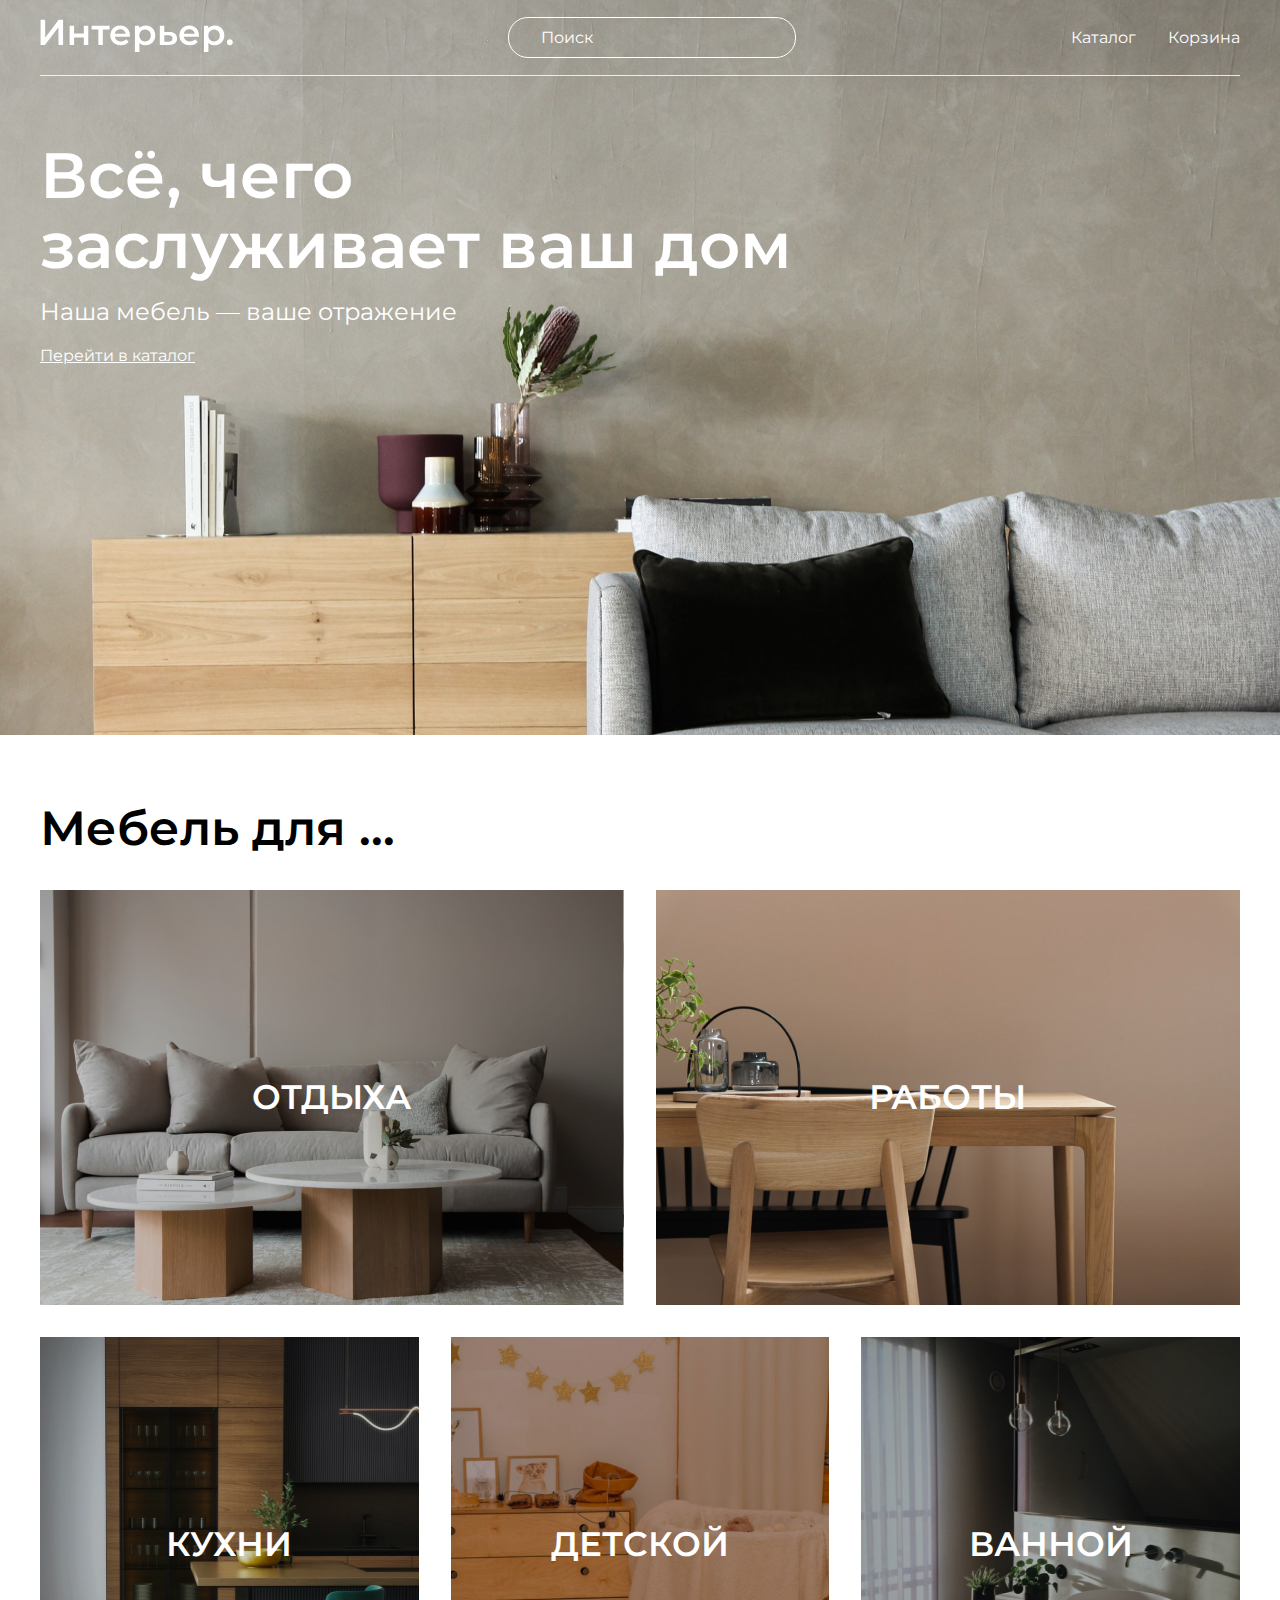
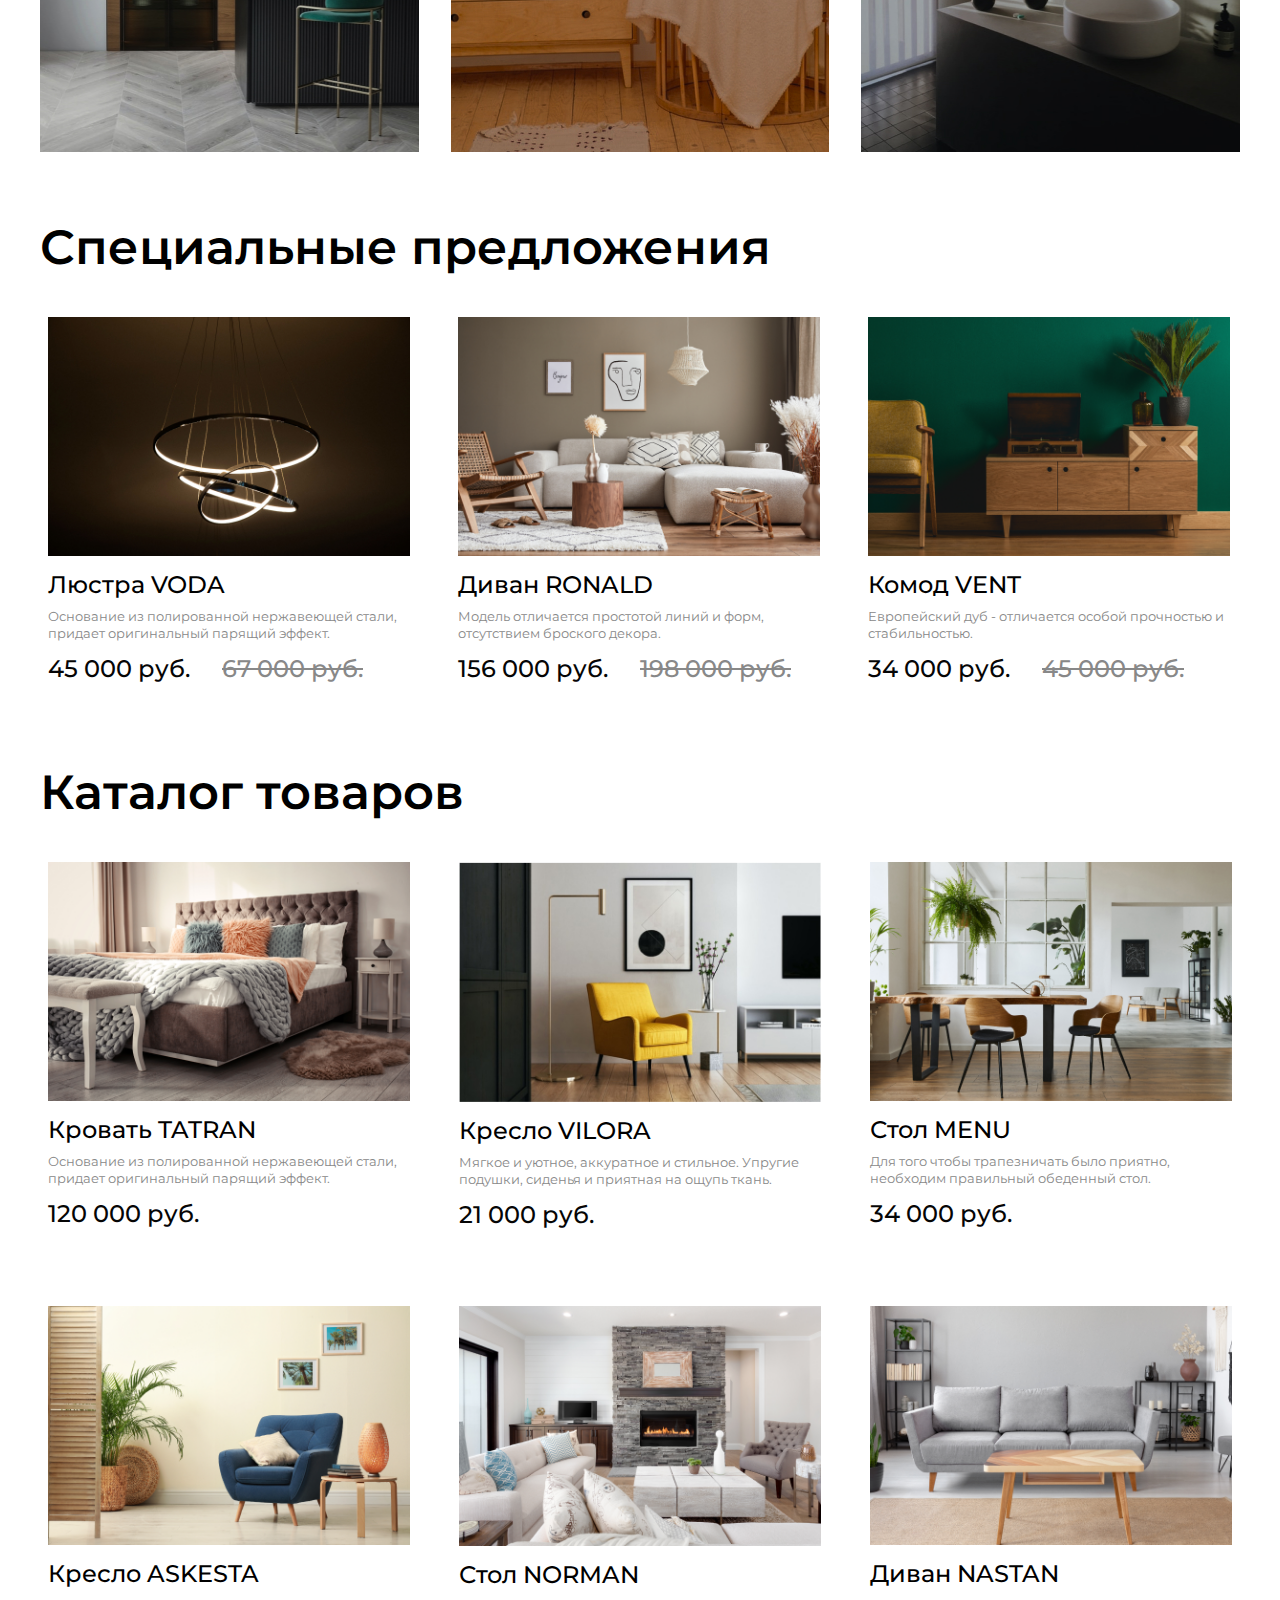
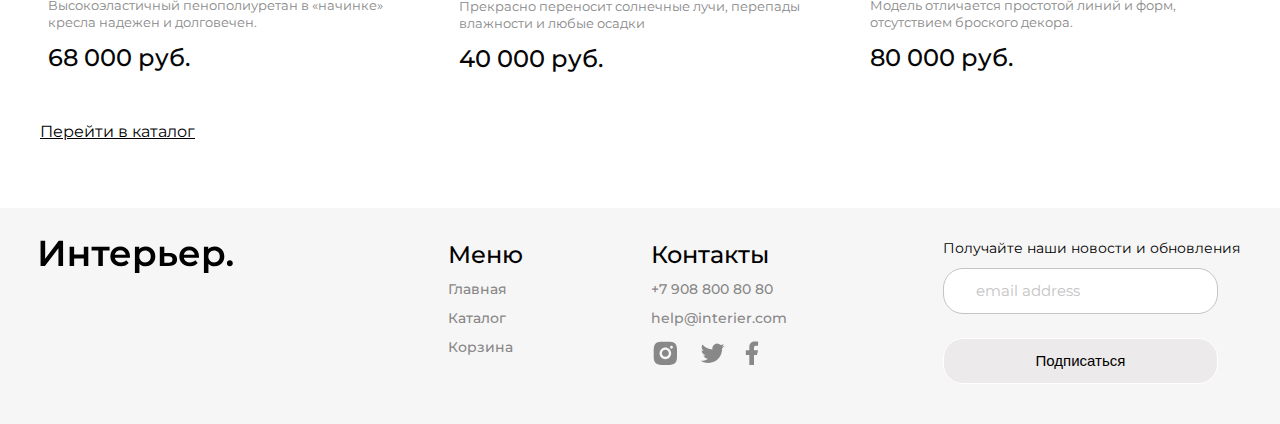
<file: index.html>
<!DOCTYPE html>
<html lang="en">
<head>
    <meta charset="UTF-8">
    <meta http-equiv="X-UA-Compatible" content="IE=edge">
    <meta name="viewport" content="width=device-width, initial-scale=1.0">
    <title>Главная страница</title>
    <link rel="preconnect" href="https://fonts.googleapis.com">
    <link rel="preconnect" href="https://fonts.gstatic.com" crossorigin>
    <link href="https://fonts.googleapis.com/css2?family=Montserrat:wght@400;500;600&display=swap" rel="stylesheet">
    <link rel="stylesheet" href="./style/style.css">
</head>


<body class="body__main">
    <div class="top center">
        <header class="header" > 
            <a class="logo" href="index.html"><img class="logo__img" src="img/logo.svg" alt="logo"></a>
            <input placeholder="Поиск" class="header__input" type="text">
             <nav class="menu">
                <a class="menu__link" href="catalog.html">Каталог</a>
                <a class="menu__link" href="cart.html">Корзина</a>
             </nav>
             <div class="menu__mob">
                <a href="#"><svg width="17" height="16" viewBox="0 0 17 16" fill="none" xmlns="http://www.w3.org/2000/svg">
                    <path d="M2.7515 1.99141C1.59282 3.14838 0.918906 4.70363 0.867092 6.34023C0.815278 7.97682 1.38946 9.57159 2.47264 10.7995C3.55581 12.0275 5.06645 12.7962 6.69672 12.9491C8.29727 13.0991 9.89485 12.6444 11.1757 11.6766L14.5069 15.0085L14.5069 15.0085C14.5897 15.0914 14.6881 15.1571 14.7963 15.2019C14.9046 15.2468 15.0206 15.2698 15.1377 15.2698C15.2549 15.2698 15.3709 15.2468 15.4791 15.2019C15.5873 15.1571 15.6857 15.0914 15.7685 15.0085C15.8514 14.9257 15.9171 14.8274 15.9619 14.7191C16.0068 14.6109 16.0298 14.4949 16.0298 14.3777C16.0298 14.2606 16.0068 14.1446 15.9619 14.0363C15.9171 13.9281 15.8514 13.8298 15.7685 13.7469L15.7685 13.7469L12.4368 10.416C13.4021 9.13496 13.8547 7.53846 13.7038 5.93943C13.5501 4.31054 12.7816 2.80139 11.5547 1.719C10.3277 0.636623 8.73451 0.0623154 7.09916 0.11292C5.46381 0.163525 3.90917 0.835233 2.7515 1.99141ZM2.7515 1.99141L2.82216 2.06217L2.7515 1.99141ZM10.5895 3.25366C11.0271 3.68416 11.3751 4.19703 11.6135 4.76269C11.8518 5.32835 11.9758 5.93561 11.9783 6.54944C11.9808 7.16327 11.8618 7.77152 11.628 8.3391C11.3943 8.90669 11.0505 9.42238 10.6164 9.85642C10.1824 10.2905 9.66668 10.6343 9.09909 10.868C8.53151 11.1018 7.92326 11.2208 7.30943 11.2183C6.6956 11.2158 6.08834 11.0918 5.52268 10.8535C4.95702 10.6151 4.44415 10.2671 4.01365 9.82954C3.15334 8.95509 2.67341 7.77613 2.6784 6.54944C2.6834 5.32275 3.17291 4.14773 4.04032 3.28033C4.90772 2.41292 6.08274 1.92341 7.30943 1.91841C8.53612 1.91342 9.71508 2.39335 10.5895 3.25366Z" fill="white" stroke="white" stroke-width="0.2"/>
                    </svg>
                    </a>
                <a href="catalog.html"><svg width="20" height="21" viewBox="0 0 20 21" fill="none" xmlns="http://www.w3.org/2000/svg">
                    <rect x="0.800537" y="0.900024" width="4.57143" height="4.57143" fill="white"/>
                    <rect x="0.800537" y="8.21436" width="4.57143" height="4.57143" fill="white"/>
                    <rect x="0.800537" y="15.5286" width="4.57143" height="4.57143" fill="white"/>
                    <rect x="8.11401" y="8.21436" width="4.57143" height="4.57143" fill="white"/>
                    <rect x="8.11401" y="15.5286" width="4.57143" height="4.57143" fill="white"/>
                    <rect x="8.11401" y="0.900024" width="4.57143" height="4.57143" fill="white"/>
                    <rect x="15.4285" y="8.21436" width="4.57143" height="4.57143" fill="white"/>
                    <rect x="15.4285" y="15.5286" width="4.57143" height="4.57143" fill="white"/>
                    <rect x="15.4285" y="0.900024" width="4.57143" height="4.57143" fill="white"/>
                    </svg>
                    </a>
                <a href="cart.html"><svg width="19" height="17" viewBox="0 0 19 17" fill="none" xmlns="http://www.w3.org/2000/svg">
                    <path d="M11.5834 16.8333C12.1359 16.8333 12.6658 16.6138 13.0566 16.2231C13.4473 15.8324 13.6667 15.3025 13.6667 14.75C13.6667 14.1974 13.4473 13.6675 13.0566 13.2768C12.6658 12.8861 12.1359 12.6666 11.5834 12.6666C11.0309 12.6666 10.501 12.8861 10.1103 13.2768C9.71957 13.6675 9.50008 14.1974 9.50008 14.75C9.50008 15.3025 9.71957 15.8324 10.1103 16.2231C10.501 16.6138 11.0309 16.8333 11.5834 16.8333ZM4.29174 16.8333C4.84428 16.8333 5.37418 16.6138 5.76488 16.2231C6.15558 15.8324 6.37508 15.3025 6.37508 14.75C6.37508 14.1974 6.15558 13.6675 5.76488 13.2768C5.37418 12.8861 4.84428 12.6666 4.29174 12.6666C3.73921 12.6666 3.20931 12.8861 2.81861 13.2768C2.4279 13.6675 2.20841 14.1974 2.20841 14.75C2.20841 15.3025 2.4279 15.8324 2.81861 16.2231C3.20931 16.6138 3.73921 16.8333 4.29174 16.8333ZM17.873 2.16975C18.133 2.16136 18.3796 2.05217 18.5606 1.86525C18.7416 1.67834 18.8428 1.42836 18.8428 1.16819C18.8428 0.908013 18.7416 0.658037 18.5606 0.471123C18.3796 0.28421 18.133 0.175013 17.873 0.166626H16.674C15.7345 0.166626 14.922 0.818709 14.7178 1.73538L13.4126 7.61246C13.2084 8.52912 12.3959 9.18121 11.4563 9.18121H3.63133L2.12924 3.17079H11.8636C12.1212 3.15904 12.3644 3.04844 12.5425 2.86199C12.7206 2.67555 12.82 2.42761 12.82 2.16975C12.82 1.91189 12.7206 1.66395 12.5425 1.47751C12.3644 1.29106 12.1212 1.18046 11.8636 1.16871H2.12924C1.82473 1.16862 1.5242 1.23796 1.25051 1.37145C0.976816 1.50495 0.737162 1.69909 0.549763 1.93911C0.362364 2.17913 0.232155 2.45872 0.169035 2.75662C0.105913 3.05452 0.111544 3.36289 0.185495 3.65829L1.68758 9.66662C1.79586 10.1002 2.046 10.485 2.39821 10.7601C2.75042 11.0351 3.18447 11.1844 3.63133 11.1843H11.4563C12.368 11.1845 13.2524 10.8736 13.9636 10.3032C14.6748 9.73275 15.1701 8.93681 15.3678 8.04683L16.674 2.16975H17.873Z" fill="white"/>
                    </svg>
                    </a>
             </div>
        </header>
        <section class="top__content">
        <h1 class="title">Всё, чего <br> заслуживает ваш дом</h1>
        <p class="top__text">Наша мебель — ваше отражение</p>
        <a href="catalog.html" class="link">Перейти в каталог</a>
        </section>  
    </div>


    <div class="for-box center">
        <h2 class="heading">Мебель для ...</h2>
            <div class="for">
                <div class="for__item for__item_1 for__item-big">ОТДЫХА</div>
                <div class="for__item for__item_2 for__item-big">РАБОТЫ</div>
                <div class="for__item for__item_3 ">КУХНИ</div>
                <div class="for__item for__item_4 ">ДЕТСКОЙ</div>
                <div class="for__item for__item_5 ">ВАННОЙ</div>
            </div>
    </div>

    <section class="product__section_sale center">
            <h2 class="heading">Специальные предложения</h2>
            <div class="product__box_sale">
                <div class="product">
                    <a  href="#"><img class="product__img" src="img/люстра_Voda.jpg" alt="Акция"></a>
                    <div class="product__icons_box">
                        <a class="product__icons_box-item product__icons_box-item_vector " href="#"><img src="./img/Vector.svg" alt="bay"></a>
                        <a class="product__icons_box-item product__icons_box-item_coolicon" href="#"><img src="./img/coolicon.svg" alt="fav"></a>
                    </div>
                    <a href="#" class="product__heading">Люстра VODA</a>
                    <p class="product__text">Основание из полированной нержавеющей стали, придает оригинальный парящий эффект.</p>
                    <div class="product__box-price">
                        <p class="product__price">45 000 руб.</p>
                        <p class="product__price product__price_sale">67 000 руб.</p>
                    </div>
                </div>
              <div class="product">
                <a  href="#"><img class="product__img" src="img/диван_Ronald.png" alt="Акция"></a> 
                <div class="product__icons_box">
                    <a class="product__icons_box-item product__icons_box-item_vector " href="#"><img src="./img/Vector.svg" alt="bay"></a>
                    <a class="product__icons_box-item product__icons_box-item_coolicon" href="#"><img src="./img/coolicon.svg" alt="fav"></a>
                </div>
                <a href="#" class="product__heading">Диван RONALD</a>
                <p class="product__text">Модель отличается простотой линий и форм, отсутствием броского декора.</p>
                <div class="product__box-price">
                    <p class="product__price">156 000 руб.</p>
                    <p class="product__price product__price_sale">198 000 руб.</p>
                </div>
              </div>
                <div class="product">
                    <a  href="#"><img class="product__img" src="img/комод_vent.png" alt="Акция"></a>
                    <div class="product__icons_box">
                        <a class="product__icons_box-item product__icons_box-item_vector " href="#"><img src="./img/Vector.svg" alt="bay"></a>
                        <a class="product__icons_box-item product__icons_box-item_coolicon" href="#"><img src="./img/coolicon.svg" alt="fav"></a>
                    </div>
                    <a href="#" class="product__heading">Комод VENT</a>
                    <p class="product__text">Европейский дуб - отличается особой прочностью и стабильностью.</p>
                    <div class="product__box-price">
                        <p class="product__price">34 000 руб.</p>
                        <p class="product__price product__price_sale">45 000 руб.</p>
                    </div>
                </div>
            </div>
        </section>

        <section class="product__mid center">
                <h2 class="heading__mid">Каталог товаров</h2>
                <div class="product__box_mid">
                    <div class="product">
                        <a  href="#"><img class="product__img" src="img/кровать_tartar.png" alt="Товар"></a>
                        <div class="product__icons_box">
                            <a class="product__icons_box-item product__icons_box-item_vector " href="#"><img src="./img/Vector.svg" alt="bay"></a>
                            <a class="product__icons_box-item product__icons_box-item_coolicon" href="#"><img src="./img/coolicon.svg" alt="fav"></a>
                        </div>
                        <a href="#" class="product__heading">Кровать TATRAN</a>
                        <p class="product__text">Основание из полированной нержавеющей стали, придает оригинальный парящий эффект.</p>
                        <div class="product__box-price">
                            <p class="product__price">120 000 руб.</p>
                        </div>
                    </div>
                    <div class="product">
                        <a  href="#"><img class="product__img" src="img/кресло_vilora.jpg" alt="Товар"></a>
                        <div class="product__icons_box">
                            <a class="product__icons_box-item product__icons_box-item_vector " href="#"><img src="./img/Vector.svg" alt="bay"></a>
                            <a class="product__icons_box-item product__icons_box-item_coolicon" href="#"><img src="./img/coolicon.svg" alt="fav"></a>
                        </div>
                        <a href="#" class="product__heading">Кресло VILORA</a>
                        <p class="product__text">Мягкое и уютное, аккуратное и стильное. Упругие подушки, сиденья и приятная на ощупь ткань.</p>
                        <div class="product__box-price">
                            <p class="product__price">21 000 руб.</p>
                        </div>
                    </div>
                   <div class="product">
                    <a  href="#"><img class="product__img" src="img/стол_menu.png" alt="Товар"></a>
                    <div class="product__icons_box">
                        <a class="product__icons_box-item product__icons_box-item_vector " href="#"><img src="./img/Vector.svg" alt="bay"></a>
                        <a class="product__icons_box-item product__icons_box-item_coolicon" href="#"><img src="./img/coolicon.svg" alt="fav"></a>
                    </div>
                    <a href="#" class="product__heading">Стол MENU</a>
                    <p class="product__text">Для того чтобы трапезничать было приятно, необходим правильный обеденный стол.</p>
                    <div class="product__box-price">
                        <p class="product__price">34 000 руб.</p>
                    </div>
                   </div>                   
                    <div class="product">
                        <a  href="#"><img class="product__img" src="img/кресло_askesta.png" alt="Товар"></a>
                        <div class="product__icons_box">
                            <a class="product__icons_box-item product__icons_box-item_vector " href="#"><img src="./img/Vector.svg" alt="bay"></a>
                            <a class="product__icons_box-item product__icons_box-item_coolicon" href="#"><img src="./img/coolicon.svg" alt="fav"></a>
                        </div>
                        <a href="#" class="product__heading">Кресло ASKESTA</a>
                        <p class="product__text">Высокоэластичный пенополиуретан в «начинке» кресла надежен и долговечен.</p>
                        <div class="product__box-price">
                            <p class="product__price">68 000 руб.</p>
                        </div>
                    </div>
                  <div class="product">
                    <a  href="#"><img class="product__img" src="img/стол_norman.png" alt="Товар"></a>
                    <div class="product__icons_box">
                        <a class="product__icons_box-item product__icons_box-item_vector " href="#"><img src="./img/Vector.svg" alt="bay"></a>
                        <a class="product__icons_box-item product__icons_box-item_coolicon" href="#"><img src="./img/coolicon.svg" alt="fav"></a>
                    </div>
                    <a href="#" class="product__heading">Стол NORMAN</a>
                    <p class="product__text">Прекрасно переносит солнечные лучи, перепады влажности и любые осадки</p>
                    <div class="product__box-price">
                        <p class="product__price">40 000 руб.</p>
                    </div>
                  </div>         
                    <div class="product">
                        <a  href="#"><img class="product__img" src="img/диван_nastan.png" alt="Товар"></a>
                        <div class="product__icons_box">
                            <a class="product__icons_box-item product__icons_box-item_vector " href="#"><img src="./img/Vector.svg" alt="bay"></a>
                            <a class="product__icons_box-item product__icons_box-item_coolicon" href="#"><img src="./img/coolicon.svg" alt="fav"></a>
                        </div>
                        <a href="#" class="product__heading">Диван NASTAN</a>
                        <p class="product__text">Модель отличается простотой линий и форм, отсутствием броского декора. </p>
                        <div class="product__box-price">
                            <p class="product__price">80 000 руб.</p>
                        </div>
                    </div>
                </div>
        </section> 
     <div class="box__bot_link center">
             <a href="catalog.html" class="bot__link">Перейти в каталог</a>
     </div>

     
    <footer class="footer center">
                <a class="footer__logo" href="index.html"><img src="img/footer__logo.svg" alt="logo"></a>
            <div class="footer__contact">
                <div class="footer__info">
                        <nav class="footer__menu">
                            <h4 class="footer__heading">Меню</h4>
                            <a class="footer__link" href="index.html">Главная</a> 
                            <a class="footer__link" href="catalog.html">Каталог</a> 
                            <a class="footer__link" href="cart.html">Корзина</a> 
                        </nav>
                    <div class="footer__item">
                        <h4 class="footer__heading">Контакты</h4> 
                        <a class="footer__link" href="tel:+7-908-800-80-80">+7 908 800 80 80</a>
                        <a class="footer__link" href="mailto:help@interier.com">help@interier.com</a>
                        <div class="footer__icons">
                            <a  href="#"><svg class="icons" width="29" height="29" viewBox="0 0 29 29" fill="none" xmlns="http://www.w3.org/2000/svg">
                                <path  d="M14.3594 2.63733C17.5292 2.63733 17.9247 2.649 19.1684 2.70733C20.4109 2.76566 21.2567 2.9605 22.001 3.24983C22.771 3.54616 23.4197 3.9475 24.0684 4.595C24.6616 5.17821 25.1207 5.88368 25.4135 6.66233C25.7017 7.4055 25.8977 8.2525 25.956 9.495C26.0109 10.7387 26.026 11.1342 26.026 14.304C26.026 17.4738 26.0144 17.8693 25.956 19.113C25.8977 20.3555 25.7017 21.2013 25.4135 21.9457C25.1215 22.7247 24.6624 23.4304 24.0684 24.013C23.485 24.606 22.7796 25.065 22.001 25.3582C21.2579 25.6463 20.4109 25.8423 19.1684 25.9007C17.9247 25.9555 17.5292 25.9707 14.3594 25.9707C11.1895 25.9707 10.794 25.959 9.55038 25.9007C8.30788 25.8423 7.46204 25.6463 6.71771 25.3582C5.93876 25.0659 5.23316 24.6068 4.65038 24.013C4.05702 23.4299 3.59796 22.7244 3.30521 21.9457C3.01588 21.2025 2.82104 20.3555 2.76271 19.113C2.70788 17.8693 2.69271 17.4738 2.69271 14.304C2.69271 11.1342 2.70438 10.7387 2.76271 9.495C2.82104 8.25133 3.01588 7.40666 3.30521 6.66233C3.59715 5.88321 4.05632 5.17754 4.65038 4.595C5.23333 4.00143 5.93888 3.54235 6.71771 3.24983C7.46204 2.9605 8.30671 2.76566 9.55038 2.70733C10.794 2.6525 11.1895 2.63733 14.3594 2.63733ZM14.3594 8.47066C12.8123 8.47066 11.3286 9.08524 10.2346 10.1792C9.14063 11.2732 8.52604 12.7569 8.52604 14.304C8.52604 15.8511 9.14063 17.3348 10.2346 18.4288C11.3286 19.5227 12.8123 20.1373 14.3594 20.1373C15.9065 20.1373 17.3902 19.5227 18.4842 18.4288C19.5781 17.3348 20.1927 15.8511 20.1927 14.304C20.1927 12.7569 19.5781 11.2732 18.4842 10.1792C17.3902 9.08524 15.9065 8.47066 14.3594 8.47066ZM21.9427 8.179C21.9427 7.79222 21.7891 7.42129 21.5156 7.1478C21.2421 6.87431 20.8712 6.72066 20.4844 6.72066C20.0976 6.72066 19.7267 6.87431 19.4532 7.1478C19.1797 7.42129 19.026 7.79222 19.026 8.179C19.026 8.56577 19.1797 8.9367 19.4532 9.21019C19.7267 9.48368 20.0976 9.63733 20.4844 9.63733C20.8712 9.63733 21.2421 9.48368 21.5156 9.21019C21.7891 8.9367 21.9427 8.56577 21.9427 8.179ZM14.3594 10.804C15.2876 10.804 16.1779 11.1727 16.8343 11.8291C17.4906 12.4855 17.8594 13.3757 17.8594 14.304C17.8594 15.2323 17.4906 16.1225 16.8343 16.7789C16.1779 17.4352 15.2876 17.804 14.3594 17.804C13.4311 17.804 12.5409 17.4352 11.8845 16.7789C11.2281 16.1225 10.8594 15.2323 10.8594 14.304C10.8594 13.3757 11.2281 12.4855 11.8845 11.8291C12.5409 11.1727 13.4311 10.804 14.3594 10.804Z" fill="#888888"/>
                                </svg>
                                </a> 
                            <a  href="#"><svg class="icons" width="25" height="20" viewBox="0 0 25 20" fill="none" xmlns="http://www.w3.org/2000/svg">
                                <path  d="M24.5117 2.86128C23.6211 3.25525 22.6765 3.514 21.7094 3.62894C22.7288 3.01928 23.4917 2.05979 23.8561 0.929276C22.8994 1.49861 21.8506 1.89761 20.7574 2.11344C20.0231 1.32779 19.0498 0.806733 17.9888 0.631292C16.9279 0.45585 15.8387 0.635849 14.8905 1.1433C13.9424 1.65076 13.1885 2.45724 12.746 3.43737C12.3035 4.4175 12.1973 5.51635 12.4437 6.56311C10.5037 6.46587 8.60579 5.96172 6.87324 5.08338C5.14068 4.20505 3.61222 2.97217 2.38707 1.46478C1.95341 2.20964 1.72551 3.05637 1.72673 3.91828C1.72673 5.60994 2.58773 7.10444 3.89673 7.97944C3.12208 7.95506 2.36447 7.74585 1.68707 7.36928V7.42994C1.6873 8.55659 2.07716 9.6485 2.79056 10.5205C3.50395 11.3925 4.49696 11.991 5.60123 12.2144C4.88212 12.4093 4.12809 12.438 3.39623 12.2984C3.70758 13.2682 4.31441 14.1163 5.13176 14.7241C5.94911 15.3318 6.93605 15.6687 7.9544 15.6876C6.94229 16.4825 5.78344 17.0701 4.54409 17.4168C3.30475 17.7635 2.00922 17.8626 0.731567 17.7083C2.96188 19.1426 5.55818 19.9041 8.2099 19.9016C17.1851 19.9016 22.0932 12.4664 22.0932 6.01828C22.0932 5.80828 22.0874 5.59594 22.0781 5.38828C23.0334 4.69781 23.8579 3.84247 24.5129 2.86244L24.5117 2.86128Z" fill="#888888"/>
                                </svg>
                                </a> 
                            <a  href="#"><svg class="icons" width="14" height="24" viewBox="0 0 14 24" fill="none" xmlns="http://www.w3.org/2000/svg">
                                <path  d="M8.9893 13.9838H11.906L13.0726 9.31714H8.9893V6.98381C8.9893 5.78214 8.9893 4.65047 11.3226 4.65047H13.0726V0.730472C12.6923 0.680305 11.2561 0.567139 9.73947 0.567139C6.57197 0.567139 4.32263 2.50031 4.32263 6.05047V9.31714H0.822632V13.9838H4.32263V23.9005H8.9893V13.9838Z" fill="#888888"/>
                                </svg></a> 
                        </div>
                    </div>
                </div>
                    <form class="form" action="#">
                            <p class="footer__form_text">Получайте наши новости и обновления</p>
                                <input placeholder="email address" class="form__footer_email" type="email">
                            <button type="submit" class="form__footer_button">Подписаться</button>               
                    </form> 
             </div>              
    </footer>
</body>
</html>
</file>
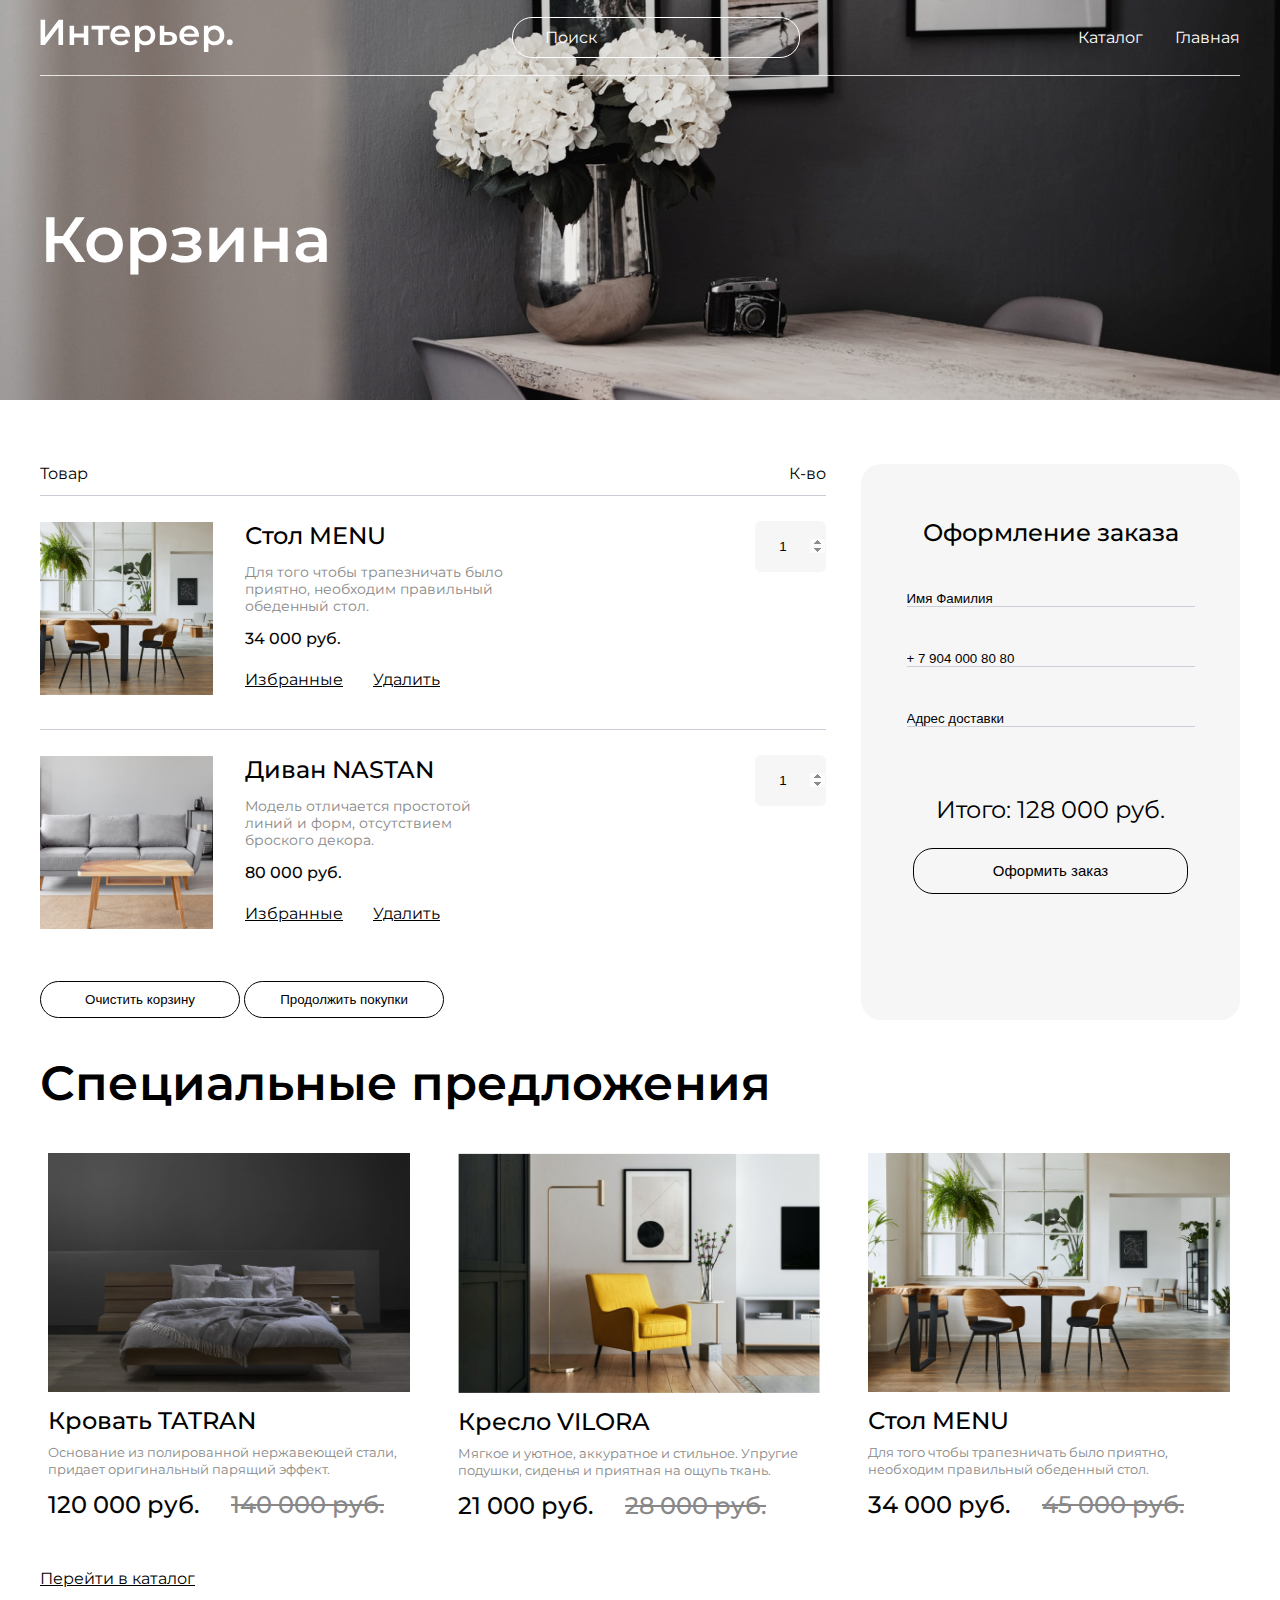
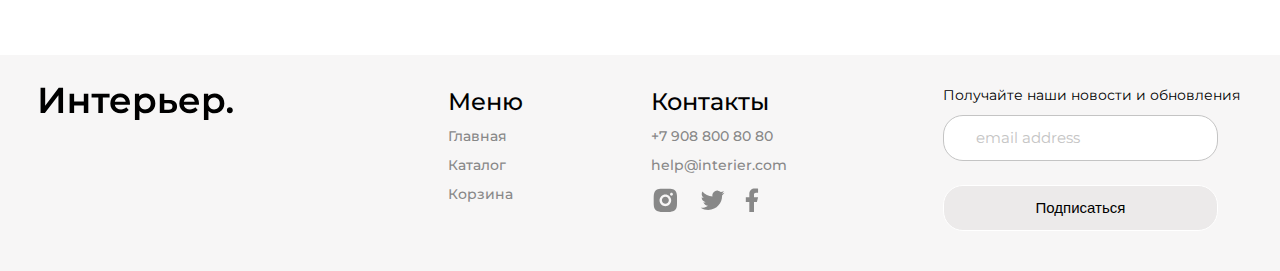
<file: cart.html>
<!DOCTYPE html>
<html lang="en">
<head>
    <meta charset="UTF-8">
    <meta http-equiv="X-UA-Compatible" content="IE=edge">
    <meta name="viewport" content="width=device-width, initial-scale=1.0">
    <title>Корзина</title>
    <link rel="preconnect" href="https://fonts.googleapis.com">
    <link rel="preconnect" href="https://fonts.gstatic.com" crossorigin>
    <link href="https://fonts.googleapis.com/css2?family=Montserrat:wght@400;500;600&display=swap" rel="stylesheet">
    <link rel="stylesheet" href="./style/style.css">
</head>


<body class="body__main">
    <div class="top-cart center">
        <header class="header" > 
            <a class="logo" href="index.html"><img class="logo__img" src="img/logo.svg" alt="logo"></a>
            <input placeholder="Поиск" class="header__input" type="text">
             <nav class="menu">
                <a class="menu__link" href="catalog.html">Каталог</a>
                <a class="menu__link" href="index.html">Главная</a>
             </nav>
             <div class="menu__mob">
                <a href="#"><svg width="17" height="16" viewBox="0 0 17 16" fill="none" xmlns="http://www.w3.org/2000/svg">
                    <path d="M2.7515 1.99141C1.59282 3.14838 0.918906 4.70363 0.867092 6.34023C0.815278 7.97682 1.38946 9.57159 2.47264 10.7995C3.55581 12.0275 5.06645 12.7962 6.69672 12.9491C8.29727 13.0991 9.89485 12.6444 11.1757 11.6766L14.5069 15.0085L14.5069 15.0085C14.5897 15.0914 14.6881 15.1571 14.7963 15.2019C14.9046 15.2468 15.0206 15.2698 15.1377 15.2698C15.2549 15.2698 15.3709 15.2468 15.4791 15.2019C15.5873 15.1571 15.6857 15.0914 15.7685 15.0085C15.8514 14.9257 15.9171 14.8274 15.9619 14.7191C16.0068 14.6109 16.0298 14.4949 16.0298 14.3777C16.0298 14.2606 16.0068 14.1446 15.9619 14.0363C15.9171 13.9281 15.8514 13.8298 15.7685 13.7469L15.7685 13.7469L12.4368 10.416C13.4021 9.13496 13.8547 7.53846 13.7038 5.93943C13.5501 4.31054 12.7816 2.80139 11.5547 1.719C10.3277 0.636623 8.73451 0.0623154 7.09916 0.11292C5.46381 0.163525 3.90917 0.835233 2.7515 1.99141ZM2.7515 1.99141L2.82216 2.06217L2.7515 1.99141ZM10.5895 3.25366C11.0271 3.68416 11.3751 4.19703 11.6135 4.76269C11.8518 5.32835 11.9758 5.93561 11.9783 6.54944C11.9808 7.16327 11.8618 7.77152 11.628 8.3391C11.3943 8.90669 11.0505 9.42238 10.6164 9.85642C10.1824 10.2905 9.66668 10.6343 9.09909 10.868C8.53151 11.1018 7.92326 11.2208 7.30943 11.2183C6.6956 11.2158 6.08834 11.0918 5.52268 10.8535C4.95702 10.6151 4.44415 10.2671 4.01365 9.82954C3.15334 8.95509 2.67341 7.77613 2.6784 6.54944C2.6834 5.32275 3.17291 4.14773 4.04032 3.28033C4.90772 2.41292 6.08274 1.92341 7.30943 1.91841C8.53612 1.91342 9.71508 2.39335 10.5895 3.25366Z" fill="white" stroke="white" stroke-width="0.2"/>
                    </svg>
                    </a>
                <a href="catalog.html"><svg width="20" height="21" viewBox="0 0 20 21" fill="none" xmlns="http://www.w3.org/2000/svg">
                    <rect x="0.800537" y="0.900024" width="4.57143" height="4.57143" fill="white"/>
                    <rect x="0.800537" y="8.21436" width="4.57143" height="4.57143" fill="white"/>
                    <rect x="0.800537" y="15.5286" width="4.57143" height="4.57143" fill="white"/>
                    <rect x="8.11401" y="8.21436" width="4.57143" height="4.57143" fill="white"/>
                    <rect x="8.11401" y="15.5286" width="4.57143" height="4.57143" fill="white"/>
                    <rect x="8.11401" y="0.900024" width="4.57143" height="4.57143" fill="white"/>
                    <rect x="15.4285" y="8.21436" width="4.57143" height="4.57143" fill="white"/>
                    <rect x="15.4285" y="15.5286" width="4.57143" height="4.57143" fill="white"/>
                    <rect x="15.4285" y="0.900024" width="4.57143" height="4.57143" fill="white"/>
                    </svg>
                    </a>
                <a href="cart.html"><svg width="19" height="17" viewBox="0 0 19 17" fill="none" xmlns="http://www.w3.org/2000/svg">
                    <path d="M11.5834 16.8333C12.1359 16.8333 12.6658 16.6138 13.0566 16.2231C13.4473 15.8324 13.6667 15.3025 13.6667 14.75C13.6667 14.1974 13.4473 13.6675 13.0566 13.2768C12.6658 12.8861 12.1359 12.6666 11.5834 12.6666C11.0309 12.6666 10.501 12.8861 10.1103 13.2768C9.71957 13.6675 9.50008 14.1974 9.50008 14.75C9.50008 15.3025 9.71957 15.8324 10.1103 16.2231C10.501 16.6138 11.0309 16.8333 11.5834 16.8333ZM4.29174 16.8333C4.84428 16.8333 5.37418 16.6138 5.76488 16.2231C6.15558 15.8324 6.37508 15.3025 6.37508 14.75C6.37508 14.1974 6.15558 13.6675 5.76488 13.2768C5.37418 12.8861 4.84428 12.6666 4.29174 12.6666C3.73921 12.6666 3.20931 12.8861 2.81861 13.2768C2.4279 13.6675 2.20841 14.1974 2.20841 14.75C2.20841 15.3025 2.4279 15.8324 2.81861 16.2231C3.20931 16.6138 3.73921 16.8333 4.29174 16.8333ZM17.873 2.16975C18.133 2.16136 18.3796 2.05217 18.5606 1.86525C18.7416 1.67834 18.8428 1.42836 18.8428 1.16819C18.8428 0.908013 18.7416 0.658037 18.5606 0.471123C18.3796 0.28421 18.133 0.175013 17.873 0.166626H16.674C15.7345 0.166626 14.922 0.818709 14.7178 1.73538L13.4126 7.61246C13.2084 8.52912 12.3959 9.18121 11.4563 9.18121H3.63133L2.12924 3.17079H11.8636C12.1212 3.15904 12.3644 3.04844 12.5425 2.86199C12.7206 2.67555 12.82 2.42761 12.82 2.16975C12.82 1.91189 12.7206 1.66395 12.5425 1.47751C12.3644 1.29106 12.1212 1.18046 11.8636 1.16871H2.12924C1.82473 1.16862 1.5242 1.23796 1.25051 1.37145C0.976816 1.50495 0.737162 1.69909 0.549763 1.93911C0.362364 2.17913 0.232155 2.45872 0.169035 2.75662C0.105913 3.05452 0.111544 3.36289 0.185495 3.65829L1.68758 9.66662C1.79586 10.1002 2.046 10.485 2.39821 10.7601C2.75042 11.0351 3.18447 11.1844 3.63133 11.1843H11.4563C12.368 11.1845 13.2524 10.8736 13.9636 10.3032C14.6748 9.73275 15.1701 8.93681 15.3678 8.04683L16.674 2.16975H17.873Z" fill="white"/>
                    </svg>
                    </a>
             </div>
        </header>
        <h1 class="title-cart">Корзина</h1>
    </div>

    
    <div class="cart center">
        <div class="cart_content">
            <div class="cart_name_box">
                <p class="cart_name_text">Товар</p>
                <p class="cart_name_text">К-во</p>
            </div>
            <div class="cart_item">
                <div class="cart_left">
                    <img class="cart_img" src="img/cart-1.jpg" alt="Стол MENU">
                    <div class="cart_info">
                        <a href="#" class="product__heading_cart ">Стол MENU</a>
                        <p class="product__text_cart">Для того чтобы трапезничать было приятно, необходим правильный обеденный стол.</p>
                        <div class="product__box-price">
                            <p class="cart__product_price">34 000 руб.</p>
                        </div>
                        <div class="cart_link_box">
                            <a class="cart_link" href="#">Избранные</a>
                            <a class="cart_link" href="#">Удалить</a>
                        </div>
                    </div>
                </div>
                <input class="cart_number" type="number" value="1" min="1">
            </div>
            <div class="cart_item">
                <div class="cart_left">
                    <img class="cart_img" src="img/cart-2.jpg" alt="Диван NASTAN">
                    <div class="cart_info">
                        <a href="#" class="product__heading_cart">Диван NASTAN</a>
                        <p class="product__text_cart">Модель отличается простотой линий и форм, отсутствием броского декора. </p>
                        <div class="product__box-price">
                            <p class="cart__product_price">80 000 руб.</p>
                        </div>
                        <div class="cart_link_box">
                            <a class="cart_link"  href="#">Избранные</a>
                            <a class="cart_link"  href="#">Удалить</a>
                        </div>
                    </div>
                </div>
                <input class="cart_number" type="number" value="1" min="1">
            </div>
            <div class="cart_buttom_box">
                <button class="cart_buttom">Очистить корзину</button>
                <button class="cart_buttom">Продолжить покупки</button>
            </div>
            
        </div>
        <div class="cart_form">
                <h3 class="product__heading">Оформление заказа</h3>
            <div class="cart_form_box">
                <input class="cart_form_data" type="text" placeholder="Имя Фамилия" >
                <input class="cart_form_data" type="text" placeholder="+ 7 904 000 80 80">
                <input class="cart_form_data" type="text" placeholder="Адрес доставки">
            </div>
                <p class="cart_total_price">Итого: 128 000 руб.</p>
                <button class="cart_form_bay" type="submit">Оформить заказ</button>
        </div>


    </div>
        <section class="product__section_sale center">
            <h2 class="heading">Специальные предложения</h2>
            <div class="product__box_sale">
                <div class="product">
                    <a  href="#"><img class="product__img" src="img/кровать_tartar_1.jpg" alt="Товар"></a>
                    <div class="product__icons_box">
                        <a class="product__icons_box-item product__icons_box-item_vector " href="#"><img src="./img/Vector.svg" alt="bay"></a>
                        <a class="product__icons_box-item product__icons_box-item_coolicon" href="#"><img src="./img/coolicon.svg" alt="fav"></a>
                    </div>
                    <a href="#" class="product__heading">Кровать TATRAN</a>
                    <p class="product__text">Основание из полированной нержавеющей стали, придает оригинальный парящий эффект.</p>
                    <div class="product__box-price">
                        <p class="product__price">120 000 руб.</p>
                        <p class="product__price product__price_sale">140 000 руб.</p>
                    </div>
                </div>
              <div class="product">
                <a  href="#"><img class="product__img" src="img/кресло_vilora.jpg" alt="Товар"></a>
                <div class="product__icons_box">
                    <a class="product__icons_box-item product__icons_box-item_vector " href="#"><img src="./img/Vector.svg" alt="bay"></a>
                    <a class="product__icons_box-item product__icons_box-item_coolicon" href="#"><img src="./img/coolicon.svg" alt="fav"></a>
                </div>
                <a href="#" class="product__heading">Кресло VILORA</a>
                <p class="product__text">Мягкое и уютное, аккуратное и стильное. Упругие подушки, сиденья и приятная на ощупь ткань.</p>
                <div class="product__box-price">
                    <p class="product__price">21 000 руб.</p>
                    <p class="product__price product__price_sale">28 000 руб.</p>
                </div>
              </div>
                <div class="product">
                    <a  href="#"><img class="product__img" src="img/стол_menu.png" alt="Товар"></a>
                    <div class="product__icons_box">
                        <a class="product__icons_box-item product__icons_box-item_vector " href="#"><img src="./img/Vector.svg" alt="bay"></a>
                        <a class="product__icons_box-item product__icons_box-item_coolicon" href="#"><img src="./img/coolicon.svg" alt="fav"></a>
                    </div>
                    <a href="#" class="product__heading">Стол MENU</a>
                    <p class="product__text">Для того чтобы трапезничать было приятно, необходим правильный обеденный стол.</p>
                    <div class="product__box-price">
                        <p class="product__price">34 000 руб.</p>
                        <p class="product__price product__price_sale">45 000 руб.</p>
                    </div>
                </div>
            </div>
        </section> 
     <div class="box__bot_link center">
             <a href="catalog.html" class="bot__link">Перейти в каталог</a>
     </div>


     <footer class="footer center">
        <a class="footer__logo" href="index.html"><img src="img/footer__logo.svg" alt="logo"></a>
    <div class="footer__contact">
        <div class="footer__info">
                <nav class="footer__menu">
                    <h4 class="footer__heading">Меню</h4>
                    <a class="footer__link" href="index.html">Главная</a> 
                    <a class="footer__link" href="catalog.html">Каталог</a> 
                    <a class="footer__link" href="cart.html">Корзина</a> 
                </nav>
            <div class="footer__item">
                <h4 class="footer__heading">Контакты</h4> 
                <a class="footer__link" href="tel:+7-908-800-80-80">+7 908 800 80 80</a>
                <a class="footer__link" href="mailto:help@interier.com">help@interier.com</a>
                <div class="footer__icons">
                    <a  href="#"><svg class="icons" width="29" height="29" viewBox="0 0 29 29" fill="none" xmlns="http://www.w3.org/2000/svg">
                        <path  d="M14.3594 2.63733C17.5292 2.63733 17.9247 2.649 19.1684 2.70733C20.4109 2.76566 21.2567 2.9605 22.001 3.24983C22.771 3.54616 23.4197 3.9475 24.0684 4.595C24.6616 5.17821 25.1207 5.88368 25.4135 6.66233C25.7017 7.4055 25.8977 8.2525 25.956 9.495C26.0109 10.7387 26.026 11.1342 26.026 14.304C26.026 17.4738 26.0144 17.8693 25.956 19.113C25.8977 20.3555 25.7017 21.2013 25.4135 21.9457C25.1215 22.7247 24.6624 23.4304 24.0684 24.013C23.485 24.606 22.7796 25.065 22.001 25.3582C21.2579 25.6463 20.4109 25.8423 19.1684 25.9007C17.9247 25.9555 17.5292 25.9707 14.3594 25.9707C11.1895 25.9707 10.794 25.959 9.55038 25.9007C8.30788 25.8423 7.46204 25.6463 6.71771 25.3582C5.93876 25.0659 5.23316 24.6068 4.65038 24.013C4.05702 23.4299 3.59796 22.7244 3.30521 21.9457C3.01588 21.2025 2.82104 20.3555 2.76271 19.113C2.70788 17.8693 2.69271 17.4738 2.69271 14.304C2.69271 11.1342 2.70438 10.7387 2.76271 9.495C2.82104 8.25133 3.01588 7.40666 3.30521 6.66233C3.59715 5.88321 4.05632 5.17754 4.65038 4.595C5.23333 4.00143 5.93888 3.54235 6.71771 3.24983C7.46204 2.9605 8.30671 2.76566 9.55038 2.70733C10.794 2.6525 11.1895 2.63733 14.3594 2.63733ZM14.3594 8.47066C12.8123 8.47066 11.3286 9.08524 10.2346 10.1792C9.14063 11.2732 8.52604 12.7569 8.52604 14.304C8.52604 15.8511 9.14063 17.3348 10.2346 18.4288C11.3286 19.5227 12.8123 20.1373 14.3594 20.1373C15.9065 20.1373 17.3902 19.5227 18.4842 18.4288C19.5781 17.3348 20.1927 15.8511 20.1927 14.304C20.1927 12.7569 19.5781 11.2732 18.4842 10.1792C17.3902 9.08524 15.9065 8.47066 14.3594 8.47066ZM21.9427 8.179C21.9427 7.79222 21.7891 7.42129 21.5156 7.1478C21.2421 6.87431 20.8712 6.72066 20.4844 6.72066C20.0976 6.72066 19.7267 6.87431 19.4532 7.1478C19.1797 7.42129 19.026 7.79222 19.026 8.179C19.026 8.56577 19.1797 8.9367 19.4532 9.21019C19.7267 9.48368 20.0976 9.63733 20.4844 9.63733C20.8712 9.63733 21.2421 9.48368 21.5156 9.21019C21.7891 8.9367 21.9427 8.56577 21.9427 8.179ZM14.3594 10.804C15.2876 10.804 16.1779 11.1727 16.8343 11.8291C17.4906 12.4855 17.8594 13.3757 17.8594 14.304C17.8594 15.2323 17.4906 16.1225 16.8343 16.7789C16.1779 17.4352 15.2876 17.804 14.3594 17.804C13.4311 17.804 12.5409 17.4352 11.8845 16.7789C11.2281 16.1225 10.8594 15.2323 10.8594 14.304C10.8594 13.3757 11.2281 12.4855 11.8845 11.8291C12.5409 11.1727 13.4311 10.804 14.3594 10.804Z" fill="#888888"/>
                        </svg>
                        </a> 
                    <a  href="#"><svg class="icons" width="25" height="20" viewBox="0 0 25 20" fill="none" xmlns="http://www.w3.org/2000/svg">
                        <path  d="M24.5117 2.86128C23.6211 3.25525 22.6765 3.514 21.7094 3.62894C22.7288 3.01928 23.4917 2.05979 23.8561 0.929276C22.8994 1.49861 21.8506 1.89761 20.7574 2.11344C20.0231 1.32779 19.0498 0.806733 17.9888 0.631292C16.9279 0.45585 15.8387 0.635849 14.8905 1.1433C13.9424 1.65076 13.1885 2.45724 12.746 3.43737C12.3035 4.4175 12.1973 5.51635 12.4437 6.56311C10.5037 6.46587 8.60579 5.96172 6.87324 5.08338C5.14068 4.20505 3.61222 2.97217 2.38707 1.46478C1.95341 2.20964 1.72551 3.05637 1.72673 3.91828C1.72673 5.60994 2.58773 7.10444 3.89673 7.97944C3.12208 7.95506 2.36447 7.74585 1.68707 7.36928V7.42994C1.6873 8.55659 2.07716 9.6485 2.79056 10.5205C3.50395 11.3925 4.49696 11.991 5.60123 12.2144C4.88212 12.4093 4.12809 12.438 3.39623 12.2984C3.70758 13.2682 4.31441 14.1163 5.13176 14.7241C5.94911 15.3318 6.93605 15.6687 7.9544 15.6876C6.94229 16.4825 5.78344 17.0701 4.54409 17.4168C3.30475 17.7635 2.00922 17.8626 0.731567 17.7083C2.96188 19.1426 5.55818 19.9041 8.2099 19.9016C17.1851 19.9016 22.0932 12.4664 22.0932 6.01828C22.0932 5.80828 22.0874 5.59594 22.0781 5.38828C23.0334 4.69781 23.8579 3.84247 24.5129 2.86244L24.5117 2.86128Z" fill="#888888"/>
                        </svg>
                        </a> 
                    <a  href="#"><svg class="icons" width="14" height="24" viewBox="0 0 14 24" fill="none" xmlns="http://www.w3.org/2000/svg">
                        <path  d="M8.9893 13.9838H11.906L13.0726 9.31714H8.9893V6.98381C8.9893 5.78214 8.9893 4.65047 11.3226 4.65047H13.0726V0.730472C12.6923 0.680305 11.2561 0.567139 9.73947 0.567139C6.57197 0.567139 4.32263 2.50031 4.32263 6.05047V9.31714H0.822632V13.9838H4.32263V23.9005H8.9893V13.9838Z" fill="#888888"/>
                        </svg></a> 
                </div>
            </div>
        </div>
            <form class="form" action="#">
                    <p class="footer__form_text">Получайте наши новости и обновления</p>
                        <input placeholder="email address" class="form__footer_email" type="email">
                    <button type="submit" class="form__footer_button">Подписаться</button>               
            </form> 
     </div>              
</footer>
</body>
</html>
</file>
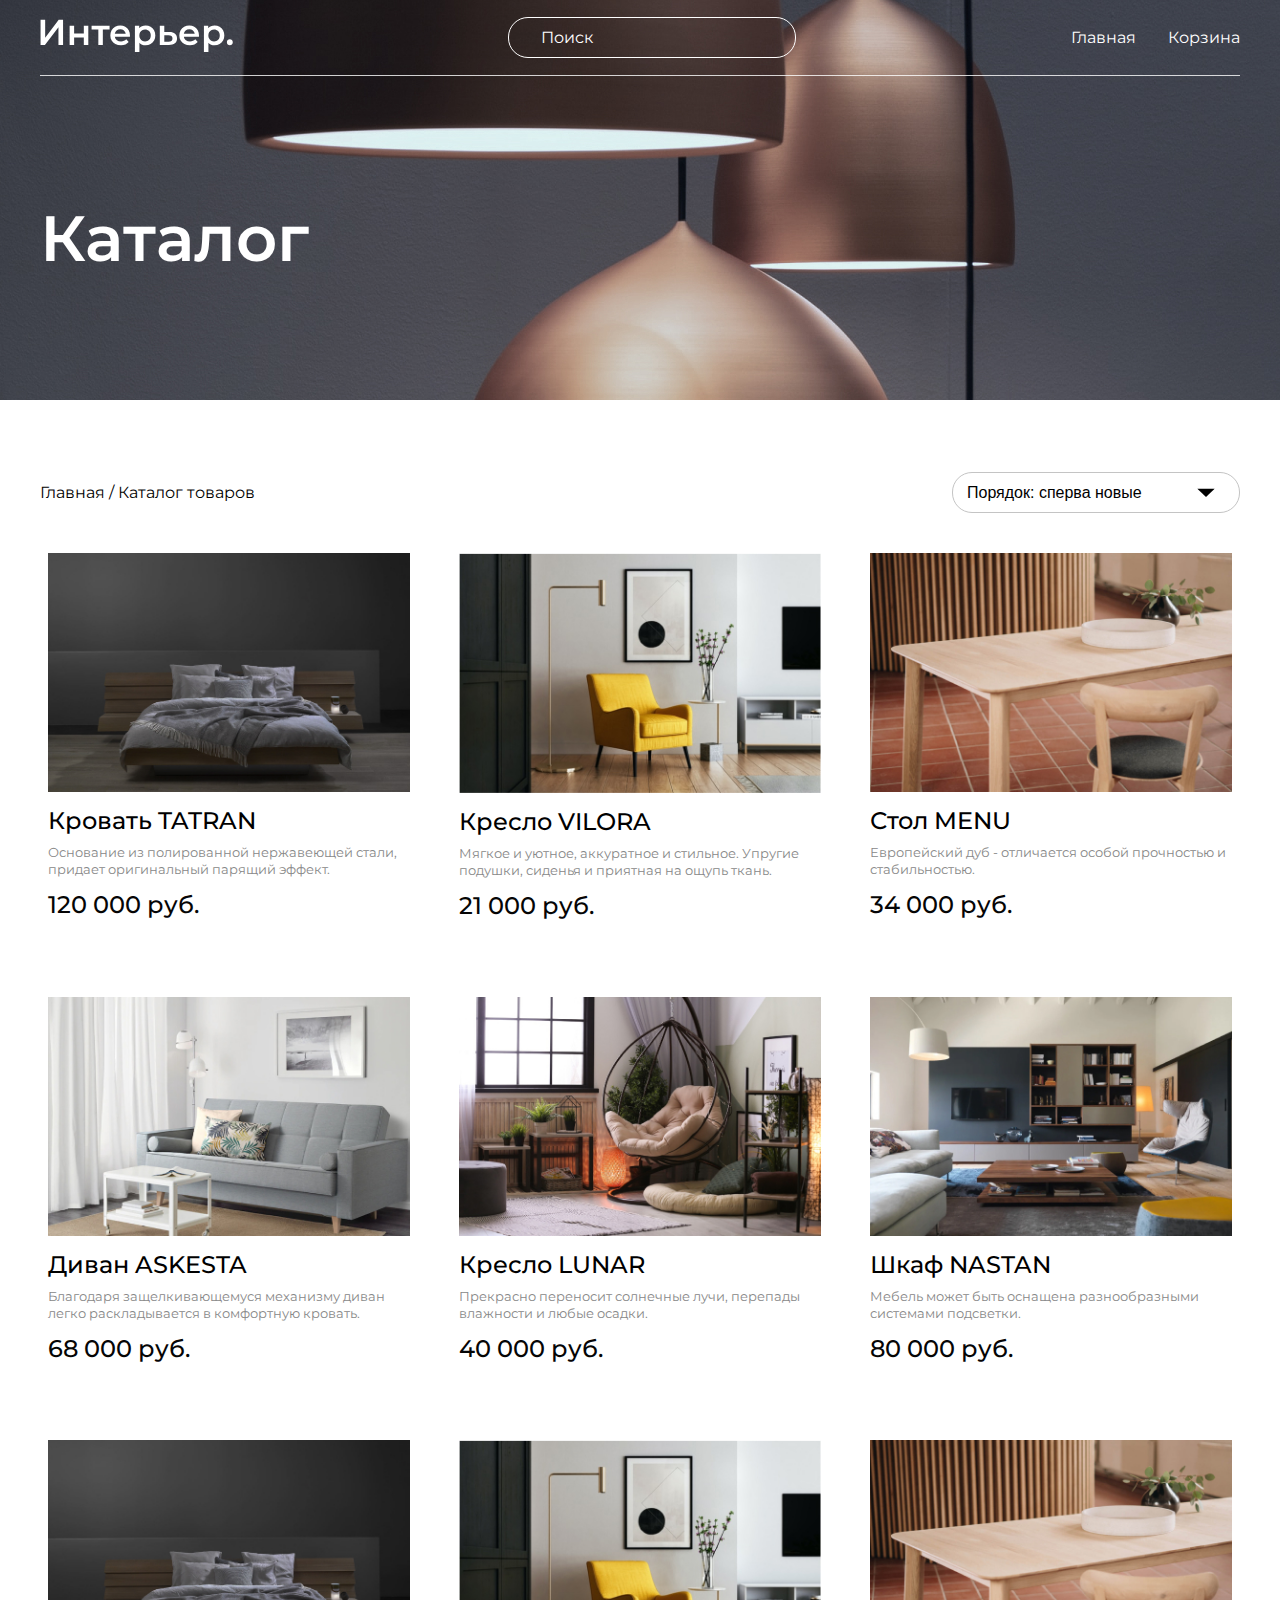
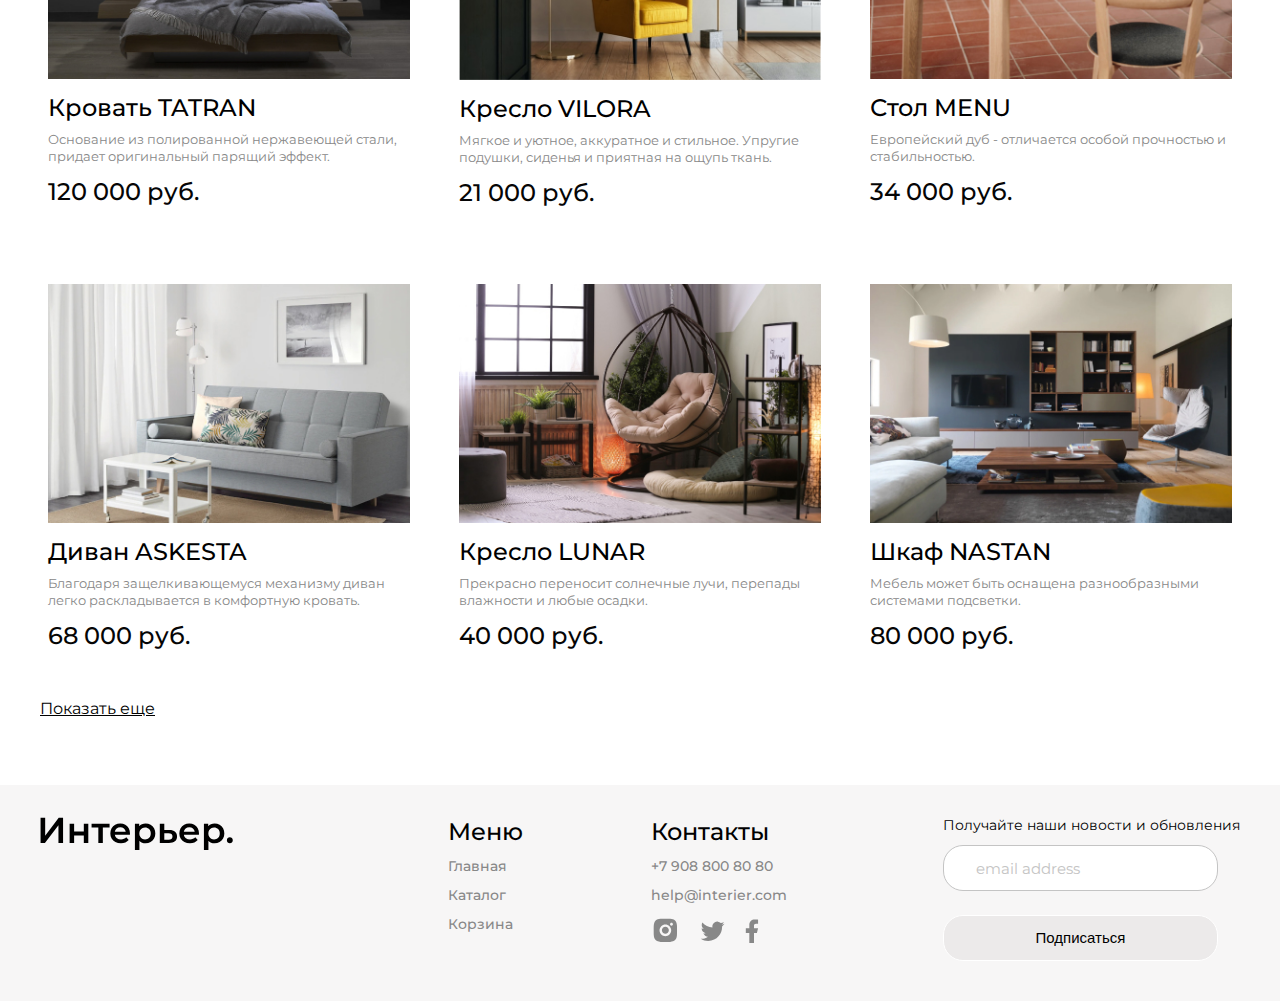
<file: catalog.html>
<!DOCTYPE html>
<html lang="en">
<head>
    <meta charset="UTF-8">
    <meta http-equiv="X-UA-Compatible" content="IE=edge">
    <meta name="viewport" content="width=device-width, initial-scale=1.0">
    <title>Каталог</title>
    <link rel="preconnect" href="https://fonts.googleapis.com">
    <link rel="preconnect" href="https://fonts.gstatic.com" crossorigin>
    <link href="https://fonts.googleapis.com/css2?family=Montserrat:wght@400;500;600&display=swap" rel="stylesheet">
    <link rel="stylesheet" href="./style/style.css">
</head>


<body>
    <div class="top__catalog center">
        <header class="header" > 
            <a class="logo" href="index.html"><img class="logo__img" src="img/logo.svg" alt="logo"></a>
            <input placeholder="Поиск" class="header__input" type="text">
             <nav class="menu">
                <a class="menu__link" href="index.html">Главная</a>
                <a class="menu__link" href="cart.html">Корзина</a>
             </nav>
             <div class="menu__mob">
                <a href="#"><svg width="17" height="16" viewBox="0 0 17 16" fill="none" xmlns="http://www.w3.org/2000/svg">
                    <path d="M2.7515 1.99141C1.59282 3.14838 0.918906 4.70363 0.867092 6.34023C0.815278 7.97682 1.38946 9.57159 2.47264 10.7995C3.55581 12.0275 5.06645 12.7962 6.69672 12.9491C8.29727 13.0991 9.89485 12.6444 11.1757 11.6766L14.5069 15.0085L14.5069 15.0085C14.5897 15.0914 14.6881 15.1571 14.7963 15.2019C14.9046 15.2468 15.0206 15.2698 15.1377 15.2698C15.2549 15.2698 15.3709 15.2468 15.4791 15.2019C15.5873 15.1571 15.6857 15.0914 15.7685 15.0085C15.8514 14.9257 15.9171 14.8274 15.9619 14.7191C16.0068 14.6109 16.0298 14.4949 16.0298 14.3777C16.0298 14.2606 16.0068 14.1446 15.9619 14.0363C15.9171 13.9281 15.8514 13.8298 15.7685 13.7469L15.7685 13.7469L12.4368 10.416C13.4021 9.13496 13.8547 7.53846 13.7038 5.93943C13.5501 4.31054 12.7816 2.80139 11.5547 1.719C10.3277 0.636623 8.73451 0.0623154 7.09916 0.11292C5.46381 0.163525 3.90917 0.835233 2.7515 1.99141ZM2.7515 1.99141L2.82216 2.06217L2.7515 1.99141ZM10.5895 3.25366C11.0271 3.68416 11.3751 4.19703 11.6135 4.76269C11.8518 5.32835 11.9758 5.93561 11.9783 6.54944C11.9808 7.16327 11.8618 7.77152 11.628 8.3391C11.3943 8.90669 11.0505 9.42238 10.6164 9.85642C10.1824 10.2905 9.66668 10.6343 9.09909 10.868C8.53151 11.1018 7.92326 11.2208 7.30943 11.2183C6.6956 11.2158 6.08834 11.0918 5.52268 10.8535C4.95702 10.6151 4.44415 10.2671 4.01365 9.82954C3.15334 8.95509 2.67341 7.77613 2.6784 6.54944C2.6834 5.32275 3.17291 4.14773 4.04032 3.28033C4.90772 2.41292 6.08274 1.92341 7.30943 1.91841C8.53612 1.91342 9.71508 2.39335 10.5895 3.25366Z" fill="white" stroke="white" stroke-width="0.2"/>
                    </svg>
                    </a>
                <a href="index.html"><svg width="20" height="21" viewBox="0 0 20 21" fill="none" xmlns="http://www.w3.org/2000/svg">
                    <rect x="0.800537" y="0.900024" width="4.57143" height="4.57143" fill="white"/>
                    <rect x="0.800537" y="8.21436" width="4.57143" height="4.57143" fill="white"/>
                    <rect x="0.800537" y="15.5286" width="4.57143" height="4.57143" fill="white"/>
                    <rect x="8.11401" y="8.21436" width="4.57143" height="4.57143" fill="white"/>
                    <rect x="8.11401" y="15.5286" width="4.57143" height="4.57143" fill="white"/>
                    <rect x="8.11401" y="0.900024" width="4.57143" height="4.57143" fill="white"/>
                    <rect x="15.4285" y="8.21436" width="4.57143" height="4.57143" fill="white"/>
                    <rect x="15.4285" y="15.5286" width="4.57143" height="4.57143" fill="white"/>
                    <rect x="15.4285" y="0.900024" width="4.57143" height="4.57143" fill="white"/>
                    </svg>
                    </a>
                <a href="cart.html"><svg width="19" height="17" viewBox="0 0 19 17" fill="none" xmlns="http://www.w3.org/2000/svg">
                    <path d="M11.5834 16.8333C12.1359 16.8333 12.6658 16.6138 13.0566 16.2231C13.4473 15.8324 13.6667 15.3025 13.6667 14.75C13.6667 14.1974 13.4473 13.6675 13.0566 13.2768C12.6658 12.8861 12.1359 12.6666 11.5834 12.6666C11.0309 12.6666 10.501 12.8861 10.1103 13.2768C9.71957 13.6675 9.50008 14.1974 9.50008 14.75C9.50008 15.3025 9.71957 15.8324 10.1103 16.2231C10.501 16.6138 11.0309 16.8333 11.5834 16.8333ZM4.29174 16.8333C4.84428 16.8333 5.37418 16.6138 5.76488 16.2231C6.15558 15.8324 6.37508 15.3025 6.37508 14.75C6.37508 14.1974 6.15558 13.6675 5.76488 13.2768C5.37418 12.8861 4.84428 12.6666 4.29174 12.6666C3.73921 12.6666 3.20931 12.8861 2.81861 13.2768C2.4279 13.6675 2.20841 14.1974 2.20841 14.75C2.20841 15.3025 2.4279 15.8324 2.81861 16.2231C3.20931 16.6138 3.73921 16.8333 4.29174 16.8333ZM17.873 2.16975C18.133 2.16136 18.3796 2.05217 18.5606 1.86525C18.7416 1.67834 18.8428 1.42836 18.8428 1.16819C18.8428 0.908013 18.7416 0.658037 18.5606 0.471123C18.3796 0.28421 18.133 0.175013 17.873 0.166626H16.674C15.7345 0.166626 14.922 0.818709 14.7178 1.73538L13.4126 7.61246C13.2084 8.52912 12.3959 9.18121 11.4563 9.18121H3.63133L2.12924 3.17079H11.8636C12.1212 3.15904 12.3644 3.04844 12.5425 2.86199C12.7206 2.67555 12.82 2.42761 12.82 2.16975C12.82 1.91189 12.7206 1.66395 12.5425 1.47751C12.3644 1.29106 12.1212 1.18046 11.8636 1.16871H2.12924C1.82473 1.16862 1.5242 1.23796 1.25051 1.37145C0.976816 1.50495 0.737162 1.69909 0.549763 1.93911C0.362364 2.17913 0.232155 2.45872 0.169035 2.75662C0.105913 3.05452 0.111544 3.36289 0.185495 3.65829L1.68758 9.66662C1.79586 10.1002 2.046 10.485 2.39821 10.7601C2.75042 11.0351 3.18447 11.1844 3.63133 11.1843H11.4563C12.368 11.1845 13.2524 10.8736 13.9636 10.3032C14.6748 9.73275 15.1701 8.93681 15.3678 8.04683L16.674 2.16975H17.873Z" fill="white"/>
                    </svg>
                    </a>
             </div>
        </header>
        <section class="top__content">
        <h1 class="title__catalog">Каталог</h1>
        </section> 
    </div>

          
        <div class="product__mid center">
            <div class="nav_box-catalog">
                <div class="nav__box">
                    <a class="nav" href="index.html">Главная</a>
                        <span class="nav">/</span>
                    <a class="nav" href="catalog.html">Каталог товаров</a>
                </div>                       
                        <select class="option__select" >
                            <option value="1">Порядок: сперва новые</option>
                            <option  value="2">Порядок: популярные</option>
                            <option  value="3">Порядок: дорогие</option>
                            <option  value="4">Порядок: не дорогие</option>
                            <option  value="5">Порядок: по скидке %</option>
                        </select>                    
            </div>
            
            <div class="product__box_mid">
                <div class="product">
                    <a href=""><img class="product__img" src="img/кровать_tartar_1.jpg" alt="Товар"></a>
                    <div class="product__icons_box">
                        <a class="product__icons_box-item product__icons_box-item_vector " href="#"><img src="./img/Vector.svg" alt="bay"></a>
                        <a class="product__icons_box-item product__icons_box-item_coolicon" href="#"><img src="./img/coolicon.svg" alt="fav"></a>
                    </div>
                    <a href="#" class="product__heading">Кровать TATRAN</a>
                    <p class="product__text">Основание из полированной нержавеющей стали, придает оригинальный парящий эффект.</p>
                    <div class="product__box-price">
                        <p class="product__price">120 000 руб.</p>
                    </div>
                </div>
                <div class="product">
                    <a href=""><img class="product__img" src="img/кресло_vilora.jpg" alt="Товар"></a>
                    <div class="product__icons_box">
                        <a class="product__icons_box-item product__icons_box-item_vector " href="#"><img src="./img/Vector.svg" alt="bay"></a>
                        <a class="product__icons_box-item product__icons_box-item_coolicon" href="#"><img src="./img/coolicon.svg" alt="fav"></a>
                    </div>
                    <a href="#" class="product__heading">Кресло VILORA</a>
                    <p class="product__text">Мягкое и уютное, аккуратное и стильное. Упругие подушки, сиденья и приятная на ощупь ткань.</p>
                    <div class="product__box-price">
                        <p class="product__price">21 000 руб.</p>
                    </div>
                </div>
               <div class="product">
                <a href=""><img class="product__img" src="img/стол_menu_1.jpg" alt="Товар"></a>
                <div class="product__icons_box">
                    <a class="product__icons_box-item product__icons_box-item_vector " href="#"><img src="./img/Vector.svg" alt="bay"></a>
                    <a class="product__icons_box-item product__icons_box-item_coolicon" href="#"><img src="./img/coolicon.svg" alt="fav"></a>
                </div>
                <a href="#" class="product__heading">Стол MENU</a>
                <p class="product__text">Европейский дуб - отличается особой прочностью и стабильностью.</p>
                <div class="product__box-price">
                    <p class="product__price">34 000 руб.</p>
                </div>
               </div>                   
                <div class="product">
                    <a href=""><img class="product__img" src="img/Диван_askedsa_1.jpg" alt="Товар"></a>
                    <div class="product__icons_box">
                        <a class="product__icons_box-item product__icons_box-item_vector " href="#"><img src="./img/Vector.svg" alt="bay"></a>
                        <a class="product__icons_box-item product__icons_box-item_coolicon" href="#"><img src="./img/coolicon.svg" alt="fav"></a>
                    </div>
                    <a href="#" class="product__heading">Диван ASKESTA</a>
                    <p class="product__text">Благодаря защелкивающемуся механизму диван легко раскладывается в комфортную кровать.</p>
                    <div class="product__box-price">
                        <p class="product__price">68 000 руб.</p>
                    </div>
                </div>
              <div class="product">
                <a href=""><img class="product__img" src="img/кресло_lunar_1.jpg" alt="Товар"></a>
                <div class="product__icons_box">
                    <a class="product__icons_box-item product__icons_box-item_vector " href="#"><img src="./img/Vector.svg" alt="bay"></a>
                    <a class="product__icons_box-item product__icons_box-item_coolicon" href="#"><img src="./img/coolicon.svg" alt="fav"></a>
                </div>
                <a href="#" class="product__heading">Кресло LUNAR</a>
                <p class="product__text">Прекрасно переносит солнечные лучи, перепады влажности и любые осадки.</p>
                <div class="product__box-price">
                    <p class="product__price">40 000 руб.</p>
                </div>
              </div>         
                <div class="product">
                    <a href=""><img class="product__img" src="img/шкаф_nastan_1.jpg" alt="Товар"></a>
                    <div class="product__icons_box">
                        <a class="product__icons_box-item product__icons_box-item_vector " href="#"><img src="./img/Vector.svg" alt="bay"></a>
                        <a class="product__icons_box-item product__icons_box-item_coolicon" href="#"><img src="./img/coolicon.svg" alt="fav"></a>
                    </div>
                    <a href="#" class="product__heading">Шкаф NASTAN</a>
                    <p class="product__text">Мебель может быть оснащена разнообразными системами подсветки. </p>
                    <div class="product__box-price">
                        <p class="product__price">80 000 руб.</p>
                    </div>
                </div>
                <div class="product">
                    <a href=""><img class="product__img" src="img/кровать_tartar_1.jpg" alt="Товар"></a>
                    <div class="product__icons_box">
                        <a class="product__icons_box-item product__icons_box-item_vector " href="#"><img src="./img/Vector.svg" alt="bay"></a>
                        <a class="product__icons_box-item product__icons_box-item_coolicon" href="#"><img src="./img/coolicon.svg" alt="fav"></a>
                    </div>
                    <a href="#" class="product__heading">Кровать TATRAN</a>
                    <p class="product__text">Основание из полированной нержавеющей стали, придает оригинальный парящий эффект.</p>
                    <div class="product__box-price">
                        <p class="product__price">120 000 руб.</p>
                    </div>
                </div>
                <div class="product">
                    <a href=""><img class="product__img" src="img/кресло_vilora.jpg" alt="Товар"></a>
                    <div class="product__icons_box">
                        <a class="product__icons_box-item product__icons_box-item_vector " href="#"><img src="./img/Vector.svg" alt="bay"></a>
                        <a class="product__icons_box-item product__icons_box-item_coolicon" href="#"><img src="./img/coolicon.svg" alt="fav"></a>
                    </div>
                    <a href="#" class="product__heading">Кресло VILORA</a>
                    <p class="product__text">Мягкое и уютное, аккуратное и стильное. Упругие подушки, сиденья и приятная на ощупь ткань.</p>
                    <div class="product__box-price">
                        <p class="product__price">21 000 руб.</p>
                    </div>
                </div>
               <div class="product">
                <a href=""><img class="product__img" src="img/стол_menu_1.jpg" alt="Товар"></a>
                <div class="product__icons_box">
                    <a class="product__icons_box-item product__icons_box-item_vector " href="#"><img src="./img/Vector.svg" alt="bay"></a>
                    <a class="product__icons_box-item product__icons_box-item_coolicon" href="#"><img src="./img/coolicon.svg" alt="fav"></a>
                </div>
                <a href="#" class="product__heading">Стол MENU</a>
                <p class="product__text">Европейский дуб - отличается особой прочностью и стабильностью.</p>
                <div class="product__box-price">
                    <p class="product__price">34 000 руб.</p>
                </div>
               </div>                   
                <div class="product">
                    <a href="#"><img class="product__img" src="img/Диван_askedsa_1.jpg" alt="Товар"></a>
                    <div class="product__icons_box">
                        <a class="product__icons_box-item product__icons_box-item_vector " href="#"><img src="./img/Vector.svg" alt="bay"></a>
                        <a class="product__icons_box-item product__icons_box-item_coolicon" href="#"><img src="./img/coolicon.svg" alt="fav"></a>
                    </div>
                    <a href="#" class="product__heading">Диван ASKESTA</a>
                    <p class="product__text">Благодаря защелкивающемуся механизму диван легко раскладывается в комфортную кровать.</p>
                    <div class="product__box-price">
                        <p class="product__price">68 000 руб.</p>
                    </div>
                </div>
              <div class="product">
                <a href="#"><img class="product__img" src="img/кресло_lunar_1.jpg" alt="Товар"></a>
                <div class="product__icons_box">
                    <a class="product__icons_box-item product__icons_box-item_vector " href="#"><img src="./img/Vector.svg" alt="bay"></a>
                    <a class="product__icons_box-item product__icons_box-item_coolicon" href="#"><img src="./img/coolicon.svg" alt="fav"></a>
                </div>
                <a href="#" class="product__heading">Кресло LUNAR</a>
                <p class="product__text">Прекрасно переносит солнечные лучи, перепады влажности и любые осадки.</p>
                <div class="product__box-price">
                    <p class="product__price">40 000 руб.</p>
                </div>
              </div>         
                <div class="product">
                    <a href="#"><img class="product__img" src="img/шкаф_nastan_1.jpg" alt="Товар"></a>
                    <div class="product__icons_box">
                        <a class="product__icons_box-item product__icons_box-item_vector " href="#"><img src="./img/Vector.svg" alt="bay"></a>
                        <a class="product__icons_box-item product__icons_box-item_coolicon" href="#"><img src="./img/coolicon.svg" alt="fav"></a>
                    </div>
                    <a href="#" class="product__heading">Шкаф NASTAN</a>
                    <p class="product__text">Мебель может быть оснащена разнообразными системами подсветки. </p>
                    <div class="product__box-price">
                        <p class="product__price">80 000 руб.</p>
                    </div>
                </div>
            </div>
        </div> 
 <div class="box__bot_link center">
         <a href="catalog.html" class="bot__link">Показать еще</a>
 </div>


    <footer class="footer center">
        <a class="footer__logo" href="index.html"><img src="img/footer__logo.svg" alt="logo"></a>
    <div class="footer__contact">
        <div class="footer__info">
                <nav class="footer__menu">
                    <h4 class="footer__heading">Меню</h4>
                    <a class="footer__link" href="index.html">Главная</a> 
                    <a class="footer__link" href="catalog.html">Каталог</a> 
                    <a class="footer__link" href="cart.html">Корзина</a> 
                </nav>
            <div class="footer__item">
                <h4 class="footer__heading">Контакты</h4> 
                <a class="footer__link" href="tel:+7-908-800-80-80">+7 908 800 80 80</a>
                <a class="footer__link" href="mailto:help@interier.com">help@interier.com</a>
                <div class="footer__icons">
                    <a  href="#"><svg class="icons" width="29" height="29" viewBox="0 0 29 29" fill="none" xmlns="http://www.w3.org/2000/svg">
                        <path  d="M14.3594 2.63733C17.5292 2.63733 17.9247 2.649 19.1684 2.70733C20.4109 2.76566 21.2567 2.9605 22.001 3.24983C22.771 3.54616 23.4197 3.9475 24.0684 4.595C24.6616 5.17821 25.1207 5.88368 25.4135 6.66233C25.7017 7.4055 25.8977 8.2525 25.956 9.495C26.0109 10.7387 26.026 11.1342 26.026 14.304C26.026 17.4738 26.0144 17.8693 25.956 19.113C25.8977 20.3555 25.7017 21.2013 25.4135 21.9457C25.1215 22.7247 24.6624 23.4304 24.0684 24.013C23.485 24.606 22.7796 25.065 22.001 25.3582C21.2579 25.6463 20.4109 25.8423 19.1684 25.9007C17.9247 25.9555 17.5292 25.9707 14.3594 25.9707C11.1895 25.9707 10.794 25.959 9.55038 25.9007C8.30788 25.8423 7.46204 25.6463 6.71771 25.3582C5.93876 25.0659 5.23316 24.6068 4.65038 24.013C4.05702 23.4299 3.59796 22.7244 3.30521 21.9457C3.01588 21.2025 2.82104 20.3555 2.76271 19.113C2.70788 17.8693 2.69271 17.4738 2.69271 14.304C2.69271 11.1342 2.70438 10.7387 2.76271 9.495C2.82104 8.25133 3.01588 7.40666 3.30521 6.66233C3.59715 5.88321 4.05632 5.17754 4.65038 4.595C5.23333 4.00143 5.93888 3.54235 6.71771 3.24983C7.46204 2.9605 8.30671 2.76566 9.55038 2.70733C10.794 2.6525 11.1895 2.63733 14.3594 2.63733ZM14.3594 8.47066C12.8123 8.47066 11.3286 9.08524 10.2346 10.1792C9.14063 11.2732 8.52604 12.7569 8.52604 14.304C8.52604 15.8511 9.14063 17.3348 10.2346 18.4288C11.3286 19.5227 12.8123 20.1373 14.3594 20.1373C15.9065 20.1373 17.3902 19.5227 18.4842 18.4288C19.5781 17.3348 20.1927 15.8511 20.1927 14.304C20.1927 12.7569 19.5781 11.2732 18.4842 10.1792C17.3902 9.08524 15.9065 8.47066 14.3594 8.47066ZM21.9427 8.179C21.9427 7.79222 21.7891 7.42129 21.5156 7.1478C21.2421 6.87431 20.8712 6.72066 20.4844 6.72066C20.0976 6.72066 19.7267 6.87431 19.4532 7.1478C19.1797 7.42129 19.026 7.79222 19.026 8.179C19.026 8.56577 19.1797 8.9367 19.4532 9.21019C19.7267 9.48368 20.0976 9.63733 20.4844 9.63733C20.8712 9.63733 21.2421 9.48368 21.5156 9.21019C21.7891 8.9367 21.9427 8.56577 21.9427 8.179ZM14.3594 10.804C15.2876 10.804 16.1779 11.1727 16.8343 11.8291C17.4906 12.4855 17.8594 13.3757 17.8594 14.304C17.8594 15.2323 17.4906 16.1225 16.8343 16.7789C16.1779 17.4352 15.2876 17.804 14.3594 17.804C13.4311 17.804 12.5409 17.4352 11.8845 16.7789C11.2281 16.1225 10.8594 15.2323 10.8594 14.304C10.8594 13.3757 11.2281 12.4855 11.8845 11.8291C12.5409 11.1727 13.4311 10.804 14.3594 10.804Z" fill="#888888"/>
                        </svg>
                        </a> 
                    <a  href="#"><svg class="icons" width="25" height="20" viewBox="0 0 25 20" fill="none" xmlns="http://www.w3.org/2000/svg">
                        <path  d="M24.5117 2.86128C23.6211 3.25525 22.6765 3.514 21.7094 3.62894C22.7288 3.01928 23.4917 2.05979 23.8561 0.929276C22.8994 1.49861 21.8506 1.89761 20.7574 2.11344C20.0231 1.32779 19.0498 0.806733 17.9888 0.631292C16.9279 0.45585 15.8387 0.635849 14.8905 1.1433C13.9424 1.65076 13.1885 2.45724 12.746 3.43737C12.3035 4.4175 12.1973 5.51635 12.4437 6.56311C10.5037 6.46587 8.60579 5.96172 6.87324 5.08338C5.14068 4.20505 3.61222 2.97217 2.38707 1.46478C1.95341 2.20964 1.72551 3.05637 1.72673 3.91828C1.72673 5.60994 2.58773 7.10444 3.89673 7.97944C3.12208 7.95506 2.36447 7.74585 1.68707 7.36928V7.42994C1.6873 8.55659 2.07716 9.6485 2.79056 10.5205C3.50395 11.3925 4.49696 11.991 5.60123 12.2144C4.88212 12.4093 4.12809 12.438 3.39623 12.2984C3.70758 13.2682 4.31441 14.1163 5.13176 14.7241C5.94911 15.3318 6.93605 15.6687 7.9544 15.6876C6.94229 16.4825 5.78344 17.0701 4.54409 17.4168C3.30475 17.7635 2.00922 17.8626 0.731567 17.7083C2.96188 19.1426 5.55818 19.9041 8.2099 19.9016C17.1851 19.9016 22.0932 12.4664 22.0932 6.01828C22.0932 5.80828 22.0874 5.59594 22.0781 5.38828C23.0334 4.69781 23.8579 3.84247 24.5129 2.86244L24.5117 2.86128Z" fill="#888888"/>
                        </svg>
                        </a> 
                    <a  href="#"><svg class="icons" width="14" height="24" viewBox="0 0 14 24" fill="none" xmlns="http://www.w3.org/2000/svg">
                        <path  d="M8.9893 13.9838H11.906L13.0726 9.31714H8.9893V6.98381C8.9893 5.78214 8.9893 4.65047 11.3226 4.65047H13.0726V0.730472C12.6923 0.680305 11.2561 0.567139 9.73947 0.567139C6.57197 0.567139 4.32263 2.50031 4.32263 6.05047V9.31714H0.822632V13.9838H4.32263V23.9005H8.9893V13.9838Z" fill="#888888"/>
                        </svg></a> 
                </div>
            </div>
        </div>
            <form class="form" action="#">
                    <p class="footer__form_text">Получайте наши новости и обновления</p>
                        <input placeholder="email address" class="form__footer_email" type="email">
                    <button type="submit" class="form__footer_button">Подписаться</button>               
            </form> 
     </div>              
</footer>
</body>
</html>
</file>
<file: style/style.css>
* {
  margin: 0;
  padding: 0;
  box-sizing: border-box;
}

body {
  font-family: "Montserrat", sans-serif;
}

a {
  text-decoration: none;
}

.center {
  padding-left: calc(50% - 600px);
  padding-right: calc(50% - 600px);
}

.top {
  height: 735px;
  background-image: url(../img/topback.jpg);
  background-repeat: no-repeat;
  background-position: center;
  background-size: cover;
}

.top__catalog {
  height: 400px;
  background-image: url(../img/top-catalog.jpg);
  background-repeat: no-repeat;
  background-position: center;
  background-size: cover;
}

.header {
  height: 76px;
  display: flex;
  justify-content: space-between;
  flex-wrap: wrap;
  align-items: center;
  border-bottom: 0.5px solid rgba(255, 255, 255, 0.8);
}

.header__input {
  width: 288px;
  height: 41px;
  box-sizing: border-box;
  border: 1px solid #FFFFFF;
  border-radius: 20px;
  background-color: transparent;
  outline: none;
  font-size: 16px;
  line-height: 20px;
  color: #FFFFFF;
  padding-left: 32px;
  padding-right: 32px;
  box-sizing: border-box;
  font-family: "Montserrat";
}

.header__input::-moz-placeholder {
  color: #FFFFFF;
}

.header__input::placeholder {
  color: #FFFFFF;
}

.menu {
  display: flex;
  gap: 32px;
}
.menu__mob {
  display: none;
}

.menu__link {
  font-size: 16px;
  line-height: 20px;
  color: #FFFFFF;
}

.menu__link:hover {
  text-decoration: underline;
}

.title {
  font-weight: 600;
  font-size: 64px;
  line-height: 70px;
  margin-top: 64px;
  margin-bottom: 16px;
  font-style: normal;
  color: #FFFFFF;
  max-width: 792px;
}

.title__catalog {
  font-style: normal;
  font-weight: 600;
  font-size: 64px;
  line-height: 70px;
  color: #FFFFFF;
  margin-top: 127px;
  margin-bottom: 126px;
}

.nav_box-catalog {
  display: flex;
  justify-content: space-between;
  align-items: center;
  padding-bottom: 32px;
}

.nav {
  font-weight: 400;
  font-size: 16px;
  line-height: 32px;
  color: #000000;
}

.nav:hover {
  color: #888888;
}

.option__select {
  font-weight: 400;
  font-size: 16px;
  line-height: 20px;
  color: #000000;
  background: #FFFFFF;
  box-sizing: border-box;
  width: 288px;
  height: 41px;
  border: 1px solid #C4C4C4;
  border-radius: 20px;
  padding-left: 14px;
  /* select */
  -webkit-appearance: none;
     -moz-appearance: none;
          appearance: none;
  background-image: url(../img/Polygon-1.svg);
  background-repeat: no-repeat, repeat;
  background-position: right 1.5em top 50%;
}

.top__text {
  font-size: 24px;
  line-height: 32px;
  margin-bottom: 16px;
  font-style: normal;
  font-weight: 400;
  color: #FFFFFF;
}

.link {
  font-weight: 400;
  font-size: 16px;
  line-height: 24px;
  text-decoration-line: underline;
  color: #FFFFFF;
}
.link:hover {
  text-decoration-line: none;
}

.for-box {
  padding-top: 64px;
}

.for {
  margin-bottom: 32px;
  display: grid;
  gap: 32px;
  grid-template-columns: repeat(12, 1fr);
}

.for__item {
  display: flex;
  height: 415px;
  grid-column: span 4;
  font-style: normal;
  font-weight: 600;
  font-size: 34px;
  line-height: 41px;
  color: #FFFFFF;
  align-items: center;
  justify-content: center;
  transition: all 1s;
}
.for__item:hover {
  transform: scale(1.02);
  box-shadow: 0 0 15px #444444;
}

.for__item-big {
  grid-column: span 6;
}

.for__item_1 {
  background-image: url(../img/FOR-1.jpg);
}

.for__item_2 {
  background-image: url(../img/FOR-2.jpg);
}

.for__item_3 {
  background-image: url(../img/FOR-3.jpg);
}

.for__item_4 {
  background-image: url(../img/FOR-4.jpg);
}

.for__item_5 {
  background-image: url(../img/FOR-5.jpg);
}

.product {
  width: 378px;
  display: flex;
  flex-direction: column;
  transition: all 0.3s;
  padding: 8px;
}
.product:hover .product__icons_box {
  display: block;
}
.product:hover {
  transform: scale(1.01);
  box-shadow: 0 0 8px #ccc;
}
.product__img {
  position: relative;
  width: 100%;
}
.product__icons_box {
  position: absolute;
  right: 5px;
  top: 25px;
  display: none;
}
.product__icons_box-item {
  padding-right: 20px;
}
.product__icons_box-item_vector {
  filter: drop-shadow(1px 0px 3px rgb(4, 0, 255));
}
.product__icons_box-item_coolicon {
  filter: drop-shadow(1px 0px 3px rgb(170, 0, 255));
}
.product__box {
  padding-top: 64px;
}
.product__mid {
  padding-top: 72px;
}
.product__box_sale {
  margin-top: 32px;
  display: flex;
  flex-wrap: wrap;
  gap: 32px;
}
.product__box-price {
  display: flex;
  gap: 32px;
}
.product__box_mid {
  display: flex;
  flex-wrap: wrap;
  gap: 61px 33px;
}
.product__heading {
  font-weight: 500;
  font-size: 24px;
  line-height: 29px;
  color: #000000;
  margin-top: 10px;
  margin-bottom: 9px;
}
.product__text {
  font-size: 13px;
  line-height: 17px;
  color: #888888;
  margin-bottom: 12px;
}
.product__price {
  font-weight: 500;
  font-size: 24px;
  line-height: 29px;
  color: #050505;
}
.product__price_sale {
  text-decoration-line: line-through;
  color: #888888;
}
.product__section_sale {
  padding-top: 34px;
}

.heading {
  margin-bottom: 32px;
  font-weight: 600;
  font-size: 48px;
  line-height: 59px;
  color: #000000;
}

.heading__mid {
  font-weight: 600;
  font-size: 48px;
  line-height: 59px;
  color: #000000;
  margin-bottom: 32px;
}

.bot__link {
  font-weight: 400;
  font-size: 16px;
  line-height: 24px;
  text-decoration-line: underline;
  color: #000000;
}

.bot__link:hover {
  color: #888888;
  text-decoration-line: none;
}

.box__bot_link {
  padding-bottom: 64px;
  padding-top: 39px;
}

.footer {
  background: #F7F6F6;
  display: flex;
  justify-content: space-between;
  flex-wrap: wrap;
  padding-bottom: 40px;
  padding-top: 32px;
}
.footer__contact {
  width: 792px;
  display: flex;
  justify-content: space-between;
  flex-wrap: wrap;
}
.footer__info {
  display: flex;
  flex-direction: row;
  gap: 128px;
}
.footer__menu {
  display: flex;
  flex-direction: column;
  gap: 12px;
}
.footer__heading {
  font-weight: 500;
  font-size: 24px;
  line-height: 29px;
  color: #000000;
}
.footer__link {
  font-weight: 500;
  font-size: 14px;
  line-height: 17px;
  color: #888888;
}
.footer__link:hover {
  text-decoration: underline;
}
.footer__item {
  display: flex;
  flex-direction: column;
  gap: 12px;
}
.footer__icons {
  display: flex;
  align-items: center;
  gap: 20px;
}
.footer__form_text {
  font-size: 14px;
  line-height: 16px;
  color: #000000;
}

.icons {
  transition: 0.4s;
}
.icons:hover {
  scale: 1.2;
}

.icons path {
  transition: all 0.5s;
}

.icons:hover path {
  fill: #000000;
}

.form {
  display: flex;
  flex-direction: column;
  flex-wrap: wrap;
  gap: 12px;
}
.form__footer_email {
  background: #FFFFFF;
  border: 1px solid #C4C4C4;
  box-sizing: border-box;
  border-radius: 20px;
  font-size: 15px;
  line-height: 18px;
  width: 275px;
  height: 46px;
  padding-left: 32px;
  padding-right: 32px;
  margin-bottom: 12px;
  font-family: "Montserrat";
}
.form__footer_email::-moz-placeholder {
  font-weight: 400;
  font-size: 15px;
  line-height: 18px;
  color: #C4C4C4;
}
.form__footer_email::placeholder {
  font-weight: 400;
  font-size: 15px;
  line-height: 18px;
  color: #C4C4C4;
}
.form__footer_button {
  background: rgba(222, 215, 215, 0.41);
  border: 1px solid #FFFFFF;
  box-sizing: border-box;
  border-radius: 20px;
  width: 275px;
  height: 46px;
  font-size: 15px;
  line-height: 18px;
  color: #000000;
  transition: all 1.05s;
}
.form__footer_button:hover {
  background: black;
  color: white;
}

@keyframes bay {
  0%, 100% {
    transform: rotate(0deg);
    transform-origin: 50% 100%;
  }
  10% {
    transform: rotate(2deg);
  }
  20%, 40%, 60% {
    transform: rotate(-4deg);
  }
  30%, 50%, 70% {
    transform: rotate(4deg);
  }
  80% {
    transform: rotate(-2deg);
  }
  90% {
    transform: rotate(2deg);
  }
}
.top-cart {
  height: 400px;
  background-image: url(../img/Top-cart.jpg);
  background-size: cover;
  background-position: center;
  background-repeat: no-repeat;
}

.title-cart {
  font-weight: 600;
  font-size: 64px;
  line-height: 70px;
  margin-top: 128px;
  font-style: normal;
  color: #FFFFFF;
}

/* product */
.product__heading_cart {
  font-style: normal;
  font-weight: 500;
  font-size: 24px;
  line-height: 29px;
  color: #000000;
}

.product__text_cart {
  font-weight: 400;
  font-size: 14px;
  line-height: 17px;
  color: #888888;
}

.cart {
  display: grid;
  grid-template-columns: repeat(12, 1fr);
  gap: 32px;
  margin-top: 64px;
}
.cart_name_box {
  display: flex;
  justify-content: space-between;
  padding-bottom: 12px;
}
.cart_item {
  border-top: 0.5px solid #CACDD8;
  padding-top: 25px;
  padding-bottom: 32px;
  display: flex;
  justify-content: space-between;
  align-items: flex-start;
}
.cart_number {
  background: #F7F6F6;
  border-radius: 6px;
  width: 71px;
  height: 51px;
  display: flex;
  align-items: center;
  text-align: center;
  color: #000000;
  border: 1px solid #F7F6F6;
}
.cart_number::-webkit-inner-spin-button {
  opacity: 1;
}
.cart_left {
  display: flex;
  gap: 32px;
  align-items: center;
}
.cart_info {
  width: 276px;
  display: flex;
  flex-direction: column;
  gap: 14px;
}
.cart_link_box {
  display: flex;
  align-items: center;
  text-align: center;
  gap: 30px;
}
.cart_link {
  line-height: 210%;
  display: flex;
  align-items: center;
  text-align: center;
  text-decoration-line: underline;
  color: #000000;
}
.cart_link:hover {
  color: #CACDD8;
  text-decoration-line: none;
}
.cart_form_box {
  display: flex;
  flex-direction: column;
  gap: 44px;
  padding-top: 35px;
}
.cart_form {
  background: #F7F6F6;
  border-radius: 20px;
  height: 556px;
  grid-column: span 4;
  flex-direction: column;
  display: flex;
  align-items: center;
  text-align: center;
  color: #000000;
  padding-top: 44px;
  flex-wrap: wrap;
  width: 379px;
}
.cart_form_data {
  outline: none;
  width: 288px;
  border: none;
  border-bottom: 1px solid #CACDD8;
  background: #F7F6F6;
  gap: 44px;
}
.cart_form_bay {
  background: #F7F6F6;
  border: 1px solid #000000;
  box-sizing: border-box;
  border-radius: 20px;
  width: 275px;
  height: 46px;
  font-size: 15px;
  line-height: 18px;
  color: #000000;
  margin-top: 24px;
  transition: all 1s;
}
.cart_form_bay:hover {
  background: black;
  color: white;
  animation: bay 2s ease-in 0.5s 1 reverse backwards;
}
.cart_form_data::-moz-placeholder {
  color: #000000;
}
.cart_form_data::placeholder {
  color: #000000;
}
.cart__product_price {
  font-weight: 500;
  font-size: 16px;
  line-height: 20px;
  display: flex;
  align-items: center;
  text-align: center;
  color: #050505;
}
.cart_total_price {
  padding-top: 68px;
  font-style: normal;
  font-weight: 400;
  font-size: 24px;
  line-height: 29px;
  display: flex;
  align-items: center;
  text-align: center;
  color: #000000;
}
.cart_content {
  grid-column: span 8;
  width: 786px;
}
.cart_buttom {
  width: 200px;
  height: 37px;
  border: 1px solid #000000;
  border-radius: 50px;
  background: white;
  transition: all 1.05s;
  margin-top: 19px;
}
.cart_buttom:hover {
  background-color: black;
  color: white;
}

@media (max-width: 1024px) {
  .center {
    padding-left: calc(50% - 393px);
    padding-right: calc(50% - 393px);
  }
  .top {
    background-size: 834px 735px;
  }
  .for__item {
    height: 268px;
  }
  .product__box_sale {
    -moz-column-gap: 29px;
         column-gap: 29px;
    row-gap: 39px;
  }
  .product__box_mid {
    -moz-column-gap: 29px;
         column-gap: 29px;
    row-gap: 39px;
  }
  .footer__logo {
    display: none;
  }
  .cart {
    display: flex;
    flex-wrap: wrap;
  }
  .cart_form {
    width: 376px;
  }
}
@media (min-width: 768px) and (max-width: 833px) {
  .top {
    background-size: 834px 735px;
  }
  .center {
    padding-left: 24px;
    padding-right: 24px;
  }
  .product {
    width: 345px;
  }
}
@media (max-width: 767px) {
  .center {
    padding-left: 16px;
    padding-right: 16px;
  }
  .header {
    padding-top: 32px;
    border-bottom: none;
  }
  .header__input {
    display: none;
  }
  .menu {
    display: none;
  }
  .menu__mob {
    display: flex;
    align-items: center;
    gap: 32px;
  }
  .logo__img {
    width: 99px;
  }
  .title {
    font-size: 48px;
    line-height: 59px;
    text-align: center;
  }
  .title__catalog {
    font-size: 48px;
    line-height: 59px;
    text-align: center;
  }
  .title-cart {
    font-size: 48px;
    text-align: center;
    line-height: 59px;
  }
  .nav_box-catalog {
    display: flex;
    flex-direction: column;
    align-items: flex-start;
    gap: 16px;
    font-size: 14px;
  }
  .top {
    background-size: 834px 735px;
    background-position: -133px;
  }
  .top__text {
    font-size: 16px;
    line-height: 32px;
    text-align: center;
  }
  .top__content {
    display: flex;
    flex-direction: column;
    text-align: center;
  }
  .top__catalog {
    background-position: -304px;
  }
  .top-cart {
    background-position: -749px;
  }
  .link {
    font-size: 14px;
    line-height: 24px;
  }
  .heading {
    font-size: 24px;
    line-height: 29px;
  }
  .heading__mid {
    font-size: 24px;
    line-height: 29px;
  }
  .product__box_mid {
    gap: 33px;
  }
  .product__mid {
    gap: 33px;
  }
  .product__box_sale {
    gap: 33px;
  }
  .product__heading {
    font-size: 18px;
    line-height: 22px;
  }
  .product__price {
    font-size: 18px;
    line-height: 22px;
  }
  .product__price_cart {
    font-size: 14px;
    line-height: 17px;
  }
  .product__text_cart {
    font-size: 14px;
    line-height: 16px;
    width: 253px;
  }
  .cart {
    grid-template-columns: repeat(4, 1fr);
  }
  .cart_img {
    display: none;
  }
  .cart_buttom {
    width: 163px;
  }
  .cart_buttom_box {
    display: flex;
    justify-content: space-between;
  }
  .cart_name_box {
    display: none;
  }
  .cart_form {
    width: 343px;
  }
  .cart_content {
    width: 343px;
  }
  .for {
    grid-template-columns: repeat(4, 1fr);
    gap: 16px;
  }
  .for__item {
    grid-column: 1/-1;
    height: 375px;
    font-size: 28px;
    line-height: 34px;
  }
  .for__item-big {
    height: 244px;
  }
  .footer {
    padding-bottom: 32px;
  }
  .footer__contact {
    justify-content: center;
    gap: 34px;
  }
  .footer__info {
    gap: 100px;
  }
}/*# sourceMappingURL=style.css.map */
</file>
